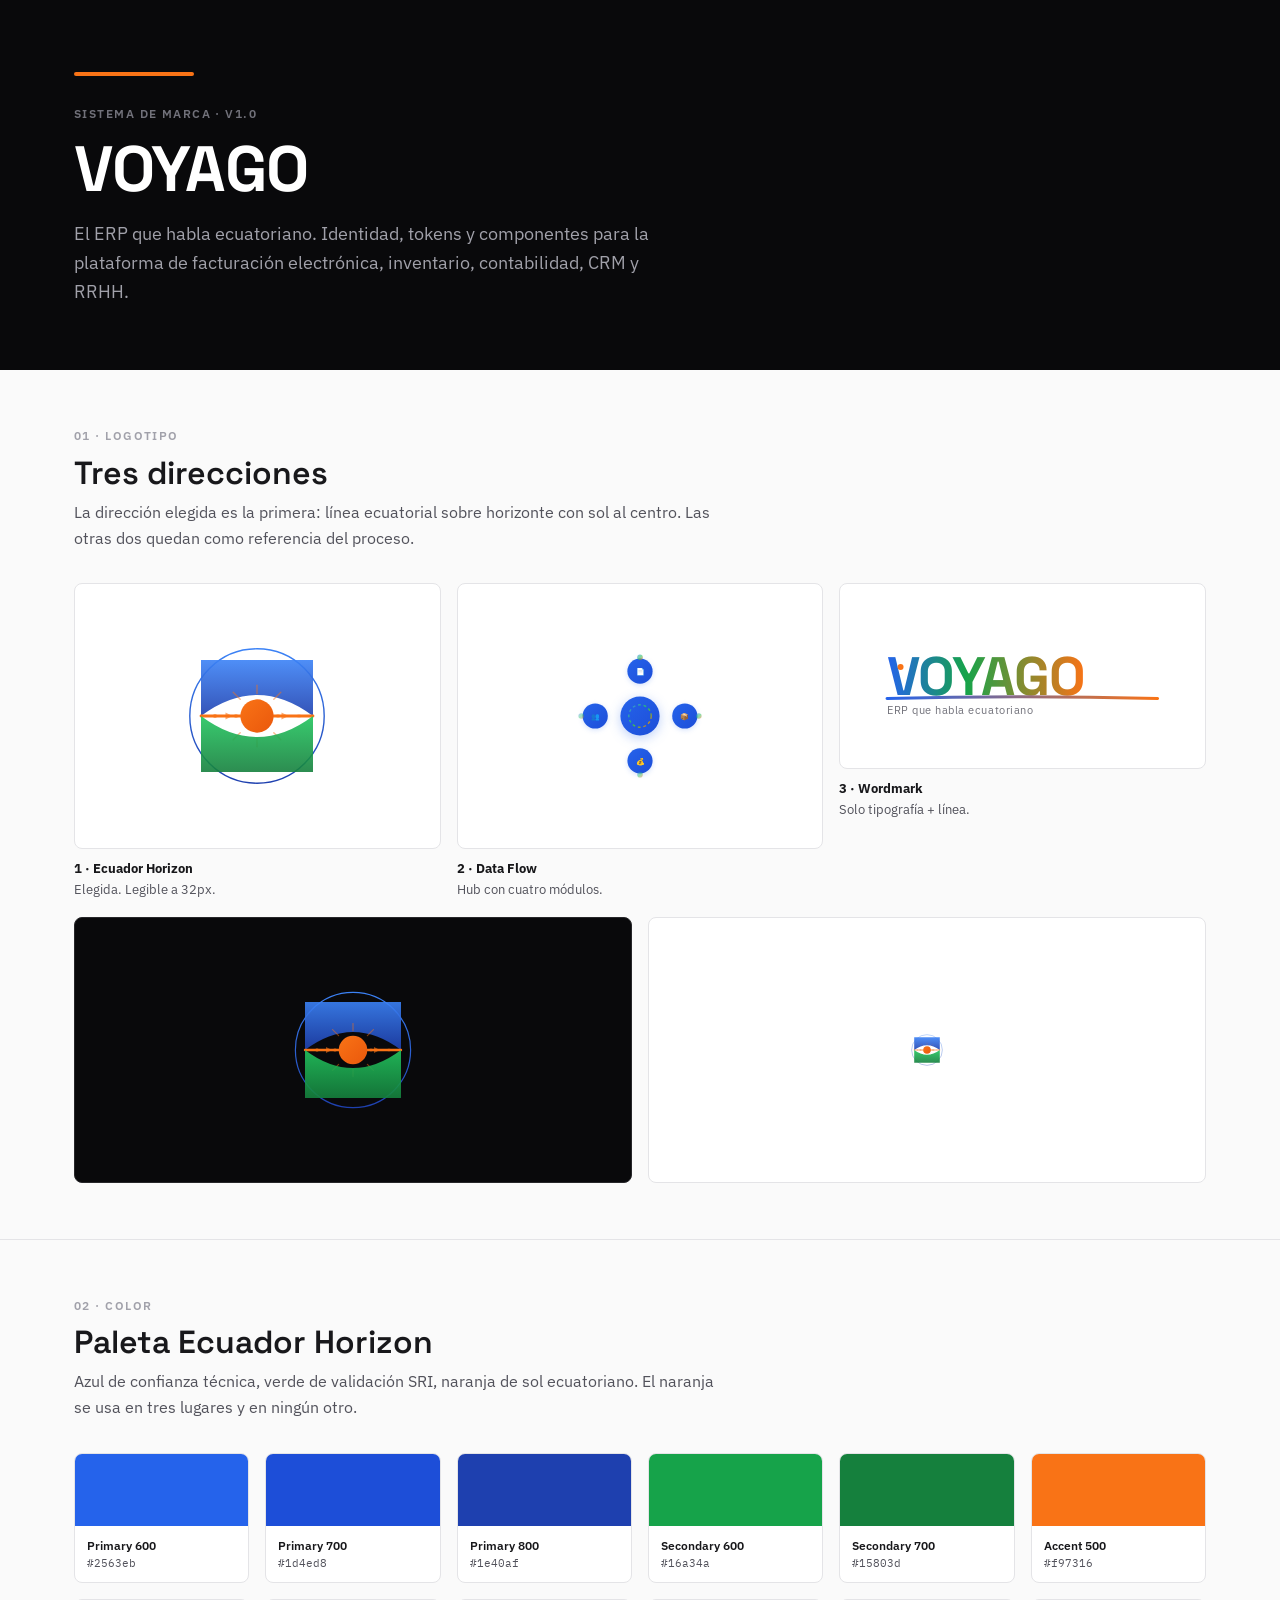
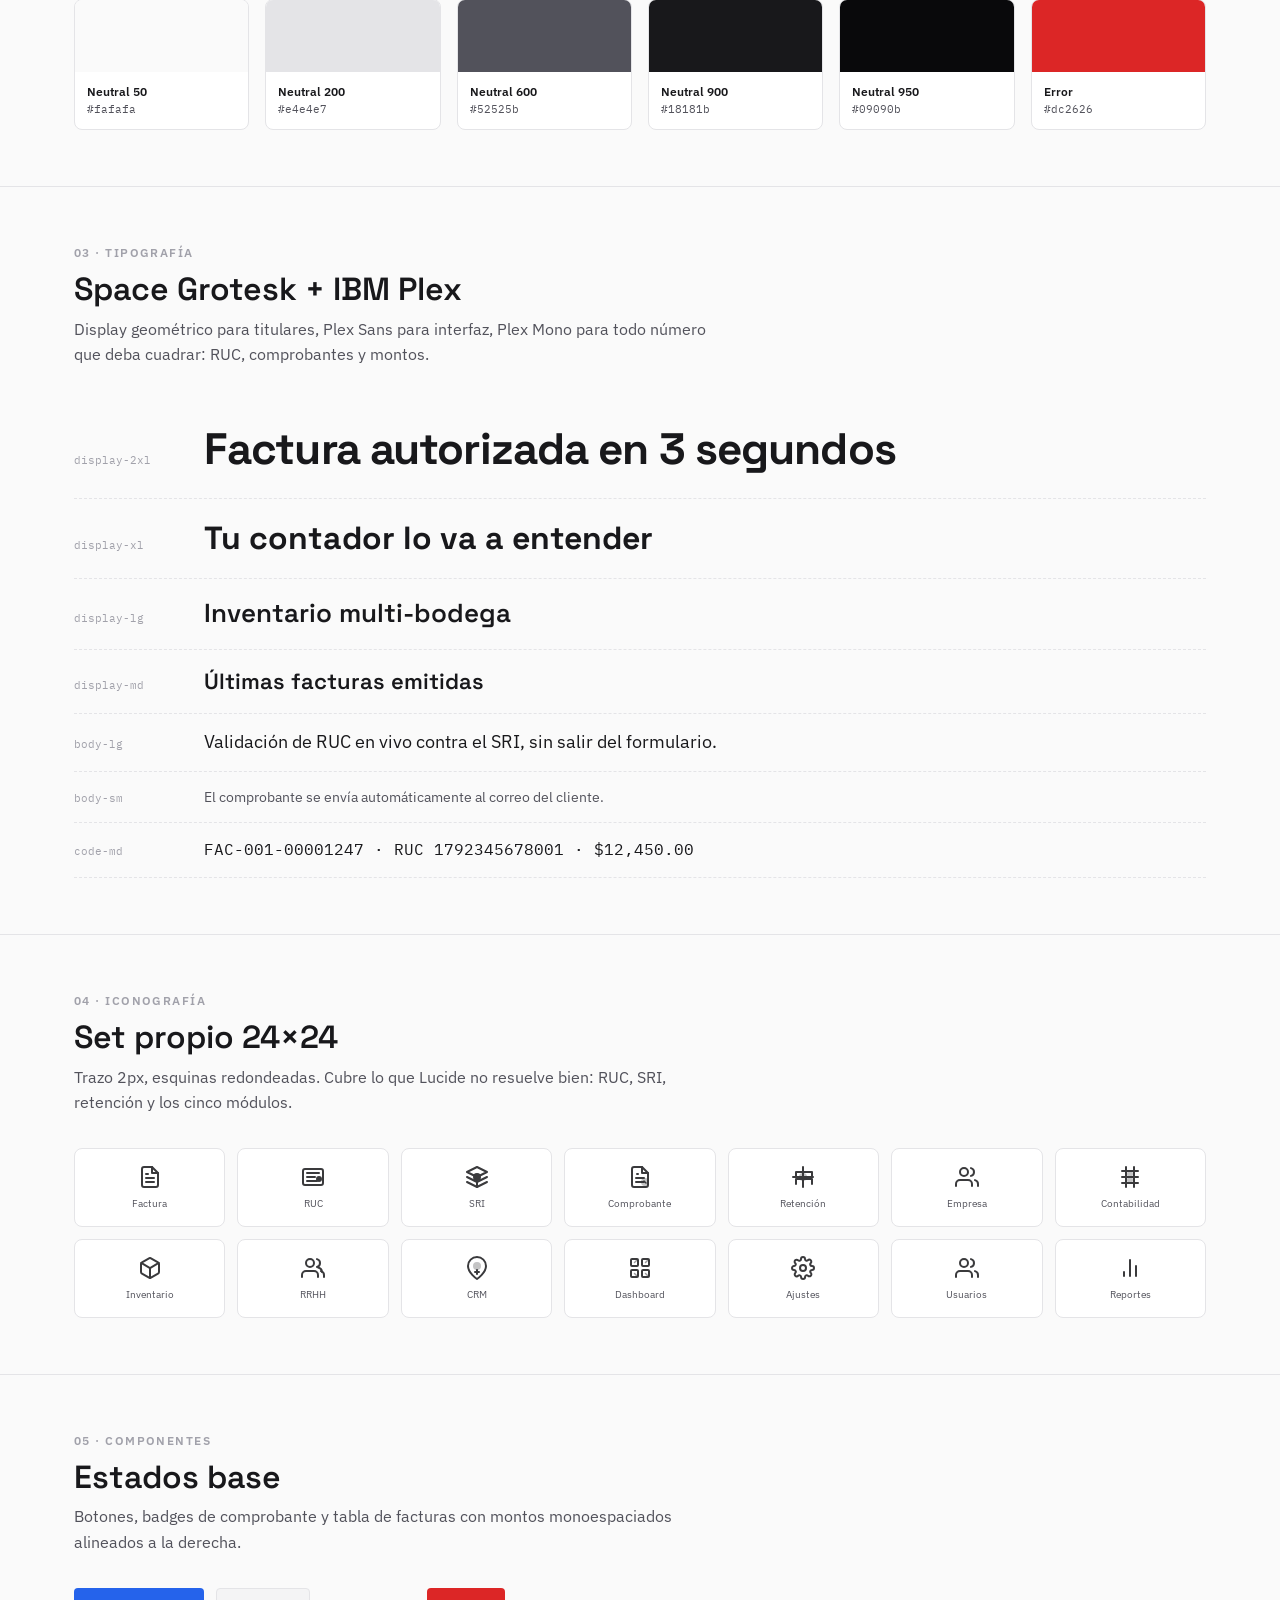
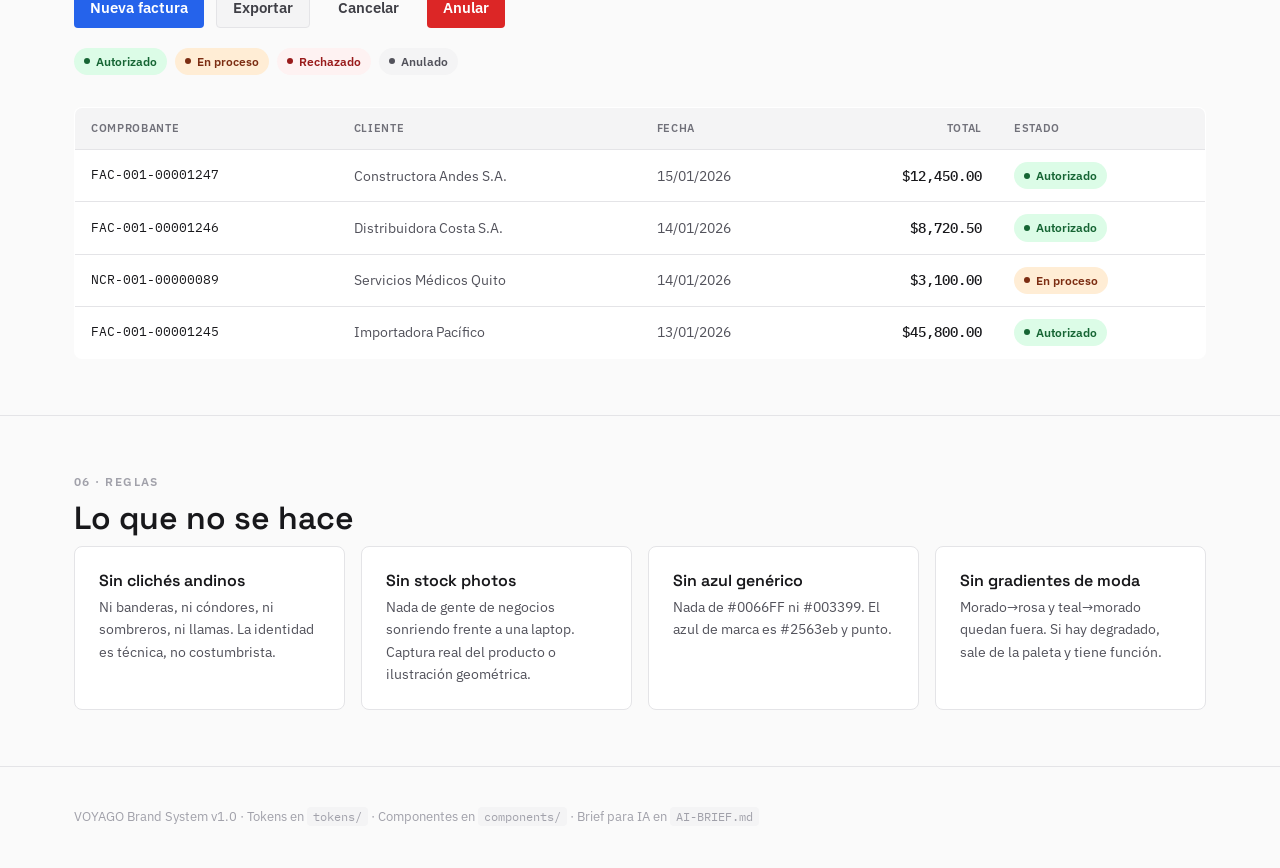
<file: index.html>
<!DOCTYPE html>
<html lang="es-EC">
<head>
<meta charset="UTF-8">
<meta name="viewport" content="width=device-width, initial-scale=1">
<title>VOYAGO — Brand System v1.0</title>
<link rel="preconnect" href="https://fonts.googleapis.com">
<link rel="preconnect" href="https://fonts.gstatic.com" crossorigin>
<link href="https://fonts.googleapis.com/css2?family=Space+Grotesk:wght@300..700&family=IBM+Plex+Sans:wght@300..700&family=IBM+Plex+Mono:wght@300..700&display=swap" rel="stylesheet">
<style>
  :root{
    --primary-600:#2563eb; --primary-700:#1d4ed8; --primary-800:#1e40af;
    --secondary-600:#16a34a; --accent-500:#f97316;
    --n-0:#fff; --n-50:#fafafa; --n-100:#f4f4f5; --n-200:#e4e4e7;
    --n-400:#a1a1aa; --n-600:#52525b; --n-900:#18181b; --n-950:#09090b;
  }
  *{box-sizing:border-box;margin:0;padding:0}
  body{font-family:'IBM Plex Sans',system-ui,sans-serif;background:var(--n-50);color:var(--n-900);line-height:1.6;-webkit-font-smoothing:antialiased}
  h1,h2,h3,h4{font-family:'Space Grotesk',system-ui,sans-serif;text-wrap:balance;line-height:1.2}
  .wrap{max-width:1180px;margin:0 auto;padding:0 24px}
  section{padding:56px 0;border-bottom:1px solid var(--n-200)}
  .kicker{font-size:12px;letter-spacing:.12em;text-transform:uppercase;color:var(--n-400);font-weight:600;margin-bottom:8px}
  h2{font-size:clamp(24px,3vw,32px);font-weight:600;margin-bottom:8px}
  .lead{color:var(--n-600);max-width:64ch;margin-bottom:32px}
  .mono{font-family:'IBM Plex Mono',monospace;font-variant-numeric:tabular-nums}

  /* hero */
  header{background:var(--n-950);color:#fff;padding:72px 0 64px}
  header .kicker{color:#71717a}
  header h1{font-size:clamp(36px,6vw,64px);font-weight:700;letter-spacing:-.02em;margin-bottom:12px}
  header p{color:#a1a1aa;font-size:18px;max-width:56ch}
  .eqline{height:4px;width:120px;background:var(--accent-500);border-radius:99px;margin-bottom:28px}

  /* grid helpers */
  .g{display:grid;gap:16px}
  .g2{grid-template-columns:repeat(auto-fit,minmax(260px,1fr))}
  .g3{grid-template-columns:repeat(auto-fit,minmax(180px,1fr))}
  .g6{grid-template-columns:repeat(6,minmax(0,1fr))}
  @media(max-width:720px){.g6{grid-template-columns:repeat(3,minmax(0,1fr))}}
  .card{background:#fff;border:1px solid var(--n-200);border-radius:8px;padding:24px}
  .card h4{font-size:16px;font-weight:600;margin-bottom:6px}
  .card p{font-size:14px;color:var(--n-600)}

  /* logos */
  .logo-box{display:flex;align-items:center;justify-content:center;background:#fff;border:1px solid var(--n-200);border-radius:8px;padding:32px;min-height:180px}
  .logo-box.dark{background:var(--n-950);border-color:#27272a}

  /* swatches */
  .sw{border-radius:8px;overflow:hidden;border:1px solid var(--n-200);background:#fff}
  .sw .chip{height:72px}
  .sw .meta{padding:10px 12px}
  .sw .name{font-size:12px;font-weight:600}
  .sw .hex{font-family:'IBM Plex Mono',monospace;font-size:11px;color:var(--n-600)}

  /* type */
  .typerow{display:flex;align-items:baseline;gap:20px;padding:14px 0;border-bottom:1px dashed var(--n-200)}
  .typerow .tag{font-family:'IBM Plex Mono',monospace;font-size:11px;color:var(--n-400);width:110px;flex-shrink:0}
  .d2xl{font-size:clamp(28px,4vw,44px);font-weight:700;letter-spacing:-.02em;font-family:'Space Grotesk'}
  .dxl{font-size:32px;font-weight:700;font-family:'Space Grotesk'}
  .dlg{font-size:26px;font-weight:600;font-family:'Space Grotesk'}
  .dmd{font-size:22px;font-weight:600;font-family:'Space Grotesk'}
  .blg{font-size:18px}
  .bsm{font-size:14px;color:var(--n-600)}

  /* icons */
  .icongrid{display:grid;grid-template-columns:repeat(7,minmax(0,1fr));gap:12px}
  @media(max-width:720px){.icongrid{grid-template-columns:repeat(4,minmax(0,1fr))}}
  .icon-cell{background:#fff;border:1px solid var(--n-200);border-radius:8px;padding:16px 8px;display:flex;flex-direction:column;align-items:center;gap:8px}
  .icon-cell svg{width:24px;height:24px;opacity:.85}
  .icon-cell span{font-size:10px;color:var(--n-600);text-align:center;line-height:1.3}

  /* buttons */
  .btnrow{display:flex;flex-wrap:wrap;gap:12px;align-items:center}
  .btn{display:inline-flex;align-items:center;justify-content:center;height:40px;padding:0 16px;border-radius:4px;font-size:15px;font-weight:600;border:none;cursor:pointer;font-family:'IBM Plex Sans'}
  .b-primary{background:var(--primary-600);color:#fff}
  .b-secondary{background:var(--n-100);color:#3f3f46;border:1px solid var(--n-200)}
  .b-ghost{background:transparent;color:#3f3f46}
  .b-danger{background:#dc2626;color:#fff}

  /* badges */
  .badges{display:flex;flex-wrap:wrap;gap:8px}
  .badge{display:inline-flex;align-items:center;gap:6px;padding:4px 10px;border-radius:999px;font-size:12px;font-weight:600}
  .badge i{width:6px;height:6px;border-radius:99px;display:block;background:currentColor}
  .bd-ok{background:#dcfce7;color:#166534}
  .bd-warn{background:#ffedd5;color:#7c2d12}
  .bd-err{background:#fef2f2;color:#991b1b}
  .bd-neutral{background:var(--n-100);color:var(--n-600)}

  /* table demo */
  table{width:100%;border-collapse:collapse;background:#fff;border:1px solid var(--n-200);border-radius:8px;overflow:hidden}
  th{background:var(--n-100);font-size:11px;text-transform:uppercase;letter-spacing:.06em;color:#71717a;text-align:left;padding:12px 16px;font-weight:600}
  td{padding:12px 16px;font-size:14px;border-top:1px solid var(--n-200);color:var(--n-600)}
  td.num{text-align:right;font-family:'IBM Plex Mono',monospace;color:var(--n-900);font-weight:500}
  td.id{font-family:'IBM Plex Mono',monospace;color:var(--n-900);font-size:13px}

  footer{padding:40px 0;color:var(--n-400);font-size:13px}
  code{background:var(--n-100);padding:2px 6px;border-radius:4px;font-family:'IBM Plex Mono',monospace;font-size:12px}
</style>
</head>
<body>

<header>
  <div class="wrap">
    <div class="eqline"></div>
    <div class="kicker">Sistema de marca · v1.0</div>
    <h1>VOYAGO</h1>
    <p>El ERP que habla ecuatoriano. Identidad, tokens y componentes para la plataforma de facturación electrónica, inventario, contabilidad, CRM y RRHH.</p>
  </div>
</header>

<section>
  <div class="wrap">
    <div class="kicker">01 · Logotipo</div>
    <h2>Tres direcciones</h2>
    <p class="lead">La dirección elegida es la primera: línea ecuatorial sobre horizonte con sol al centro. Las otras dos quedan como referencia del proceso.</p>
    <div class="g g3">
      <div>
        <div class="logo-box"><svg  alt="Concepto 1: Ecuador Horizon" style="width:140px" data-src="logo/logo-concept-1-equator.svg" xmlns="http://www.w3.org/2000/svg" viewBox="0 0 200 200" width="200" height="200">
  <!-- VOYAGO Logo Concept 1: "Ecuador Horizon" -->
  <!-- Geometric representation of the equatorial line crossing a horizon -->
  <!-- Primary color: #2563eb (primary-600) -->
  <!-- Secondary: #16a34a (secondary-600) -->
  <!-- Accent: #f97316 (accent-500) -->

  <defs>
    <linearGradient id="skyGradient" x1="0%" y1="0%" x2="0%" y2="100%">
      <stop offset="0%" stop-color="#3b82f6" stop-opacity="1"/>
      <stop offset="100%" stop-color="#1e40af" stop-opacity="1"/>
    </linearGradient>
    <linearGradient id="earthGradient" x1="0%" y1="0%" x2="0%" y2="100%">
      <stop offset="0%" stop-color="#22c55e" stop-opacity="1"/>
      <stop offset="100%" stop-color="#15803d" stop-opacity="1"/>
    </linearGradient>
    <linearGradient id="sunGradient" x1="0%" y1="0%" x2="100%" y2="100%">
      <stop offset="0%" stop-color="#f97316" stop-opacity="1"/>
      <stop offset="100%" stop-color="#ea580c" stop-opacity="1"/>
    </linearGradient>
  </defs>

  <!-- Background circle (optional, for avatar usage) -->
  <circle cx="100" cy="100" r="96" fill="none" stroke="url(#skyGradient)" stroke-width="2"/>

  <!-- Sky area (upper portion) -->
  <path d="M20 100 Q100 40 180 100 L180 20 L20 20 Z" fill="url(#skyGradient)" opacity="0.9"/>

  <!-- Equatorial line (the core concept) -->
  <line x1="20" y1="100" x2="180" y2="100" stroke="#f97316" stroke-width="4" stroke-linecap="round">
    <animate attributeName="stroke-dashoffset" from="160" to="0" dur="2s" fill="freeze"/>
  </line>

  <!-- Sun on the equator line -->
  <circle cx="100" cy="100" r="24" fill="url(#sunGradient)">
    <animate attributeName="r" from="0" to="24" dur="1.5s" begin="0.5s" fill="freeze"/>
  </circle>

  <!-- Sun rays -->
  <g stroke="#f97316" stroke-width="2" stroke-linecap="round" opacity="0.7">
    <line x1="100" y1="68" x2="100" y2="56"><animate attributeName="opacity" from="0" to="0.7" dur="1s" begin="1s" fill="freeze"/></line>
    <line x1="100" y1="132" x2="100" y2="144"><animate attributeName="opacity" from="0" to="0.7" dur="1s" begin="1s" fill="freeze"/></line>
    <line x1="68" y1="100" x2="56" y2="100"><animate attributeName="opacity" from="0" to="0.7" dur="1s" begin="1s" fill="freeze"/></line>
    <line x1="132" y1="100" x2="144" y2="100"><animate attributeName="opacity" from="0" to="0.7" dur="1s" begin="1s" fill="freeze"/></line>
    <line x1="76" y1="76" x2="66" y2="66"><animate attributeName="opacity" from="0" to="0.7" dur="1s" begin="1s" fill="freeze"/></line>
    <line x1="124" y1="76" x2="134" y2="66"><animate attributeName="opacity" from="0" to="0.7" dur="1s" begin="1s" fill="freeze"/></line>
    <line x1="76" y1="124" x2="66" y2="134"><animate attributeName="opacity" from="0" to="0.7" dur="1s" begin="1s" fill="freeze"/></line>
    <line x1="124" y1="124" x2="134" y2="134"><animate attributeName="opacity" from="0" to="0.7" dur="1s" begin="1s" fill="freeze"/></line>
  </g>

  <!-- Earth/Mountain base (lower portion) -->
  <path d="M20 100 Q100 160 180 100 L180 180 L20 180 Z" fill="url(#earthGradient)" opacity="0.9"/>

  <!-- Data points flowing along equator (tech feel) -->
  <g fill="#f97316" opacity="0.8">
    <circle cx="40" cy="100" r="3"><animate attributeName="opacity" from="0" to="0.8" dur="0.5s" begin="1.5s" fill="freeze"/></circle>
    <circle cx="70" cy="100" r="3"><animate attributeName="opacity" from="0" to="0.8" dur="0.5s" begin="1.6s" fill="freeze"/></circle>
    <circle cx="130" cy="100" r="3"><animate attributeName="opacity" from="0" to="0.8" dur="0.5s" begin="1.7s" fill="freeze"/></circle>
    <circle cx="160" cy="100" r="3"><animate attributeName="opacity" from="0" to="0.8" dur="0.5s" begin="1.8s" fill="freeze"/></circle>
  </g>

  <!-- Subtle arrowheads on equator line (direction/flow) -->
  <g fill="#f97316" opacity="0.6">
    <polygon points="55,95 55,105 65,100"><animate attributeName="opacity" from="0" to="0.6" dur="0.5s" begin="2s" fill="freeze"/></polygon>
    <polygon points="135,95 135,105 145,100"><animate attributeName="opacity" from="0" to="0.6" dur="0.5s" begin="2.1s" fill="freeze"/></polygon>
  </g>
</svg></div>
        <p style="font-size:13px;margin-top:10px"><strong>1 · Ecuador Horizon</strong><br><span style="color:var(--n-600)">Elegida. Legible a 32px.</span></p>
      </div>
      <div>
        <div class="logo-box"><svg  alt="Concepto 2: Data Flow" style="width:140px" data-src="logo/logo-concept-2-data-flow.svg" xmlns="http://www.w3.org/2000/svg" viewBox="0 0 200 200" width="200" height="200">
  <!-- VOYAGO Logo Concept 2: "Data Flow" -->
  <!-- Abstract representation of data flowing through a system (ERP) -->
  <!-- Clean, technical, scalable -->

  <defs>
    <linearGradient id="flowGradient" x1="0%" y1="0%" x2="100%" y2="100%">
      <stop offset="0%" stop-color="#3b82f6"/>
      <stop offset="50%" stop-color="#22c55e"/>
      <stop offset="100%" stop-color="#f97316"/>
    </linearGradient>
    <linearGradient id="nodeGradient" x1="0%" y1="0%" x2="100%" y2="100%">
      <stop offset="0%" stop-color="#2563eb"/>
      <stop offset="100%" stop-color="#1d4ed8"/>
    </linearGradient>
  </defs>

  <!-- Central hub (ERP core) -->
  <circle cx="100" cy="100" r="28" fill="url(#nodeGradient)" filter="drop-shadow(0 4px 8px rgba(37,99,235,0.3))"/>

  <!-- Inner pulse -->
  <circle cx="100" cy="100" r="16" fill="none" stroke="url(#flowGradient)" stroke-width="2" stroke-dasharray="4 4">
    <animate attributeName="stroke-dashoffset" from="0" to="16" dur="2s" repeatCount="indefinite"/>
  </circle>

  <!-- Four module nodes (Facturación, Inventario, Contabilidad, RRHH) -->
  <g fill="url(#nodeGradient)" filter="drop-shadow(0 2px 4px rgba(37,99,235,0.2))">
    <!-- Top: Facturación -->
    <circle cx="100" cy="36" r="18">
      <animate attributeName="r" from="0" to="18" dur="0.5s" begin="0.2s" fill="freeze"/>
    </circle>
    <!-- Right: Inventario -->
    <circle cx="164" cy="100" r="18">
      <animate attributeName="r" from="0" to="18" dur="0.5s" begin="0.3s" fill="freeze"/>
    </circle>
    <!-- Bottom: Contabilidad -->
    <circle cx="100" cy="164" r="18">
      <animate attributeName="r" from="0" to="18" dur="0.5s" begin="0.4s" fill="freeze"/>
    </circle>
    <!-- Left: RRHH -->
    <circle cx="36" cy="100" r="18">
      <animate attributeName="r" from="0" to="18" dur="0.5s" begin="0.5s" fill="freeze"/>
    </circle>
  </g>

  <!-- Data flows connecting hub to modules -->
  <g stroke="url(#flowGradient)" stroke-width="4" stroke-linecap="round" fill="none" stroke-dasharray="8 4">
    <path d="M100 64 V 54"><animate attributeName="stroke-dashoffset" from="12" to="0" dur="1s" begin="0.6s" repeatCount="indefinite"/></path>
    <path d="M128 100 H 146"><animate attributeName="stroke-dashoffset" from="12" to="0" dur="1s" begin="0.7s" repeatCount="indefinite"/></path>
    <path d="M100 136 V 146"><animate attributeName="stroke-dashoffset" from="12" to="0" dur="1s" begin="0.8s" repeatCount="indefinite"/></path>
    <path d="M54 100 H 36"><animate attributeName="stroke-dashoffset" from="12" to="0" dur="1s" begin="0.9s" repeatCount="indefinite"/></path>
  </g>

  <!-- Module icons (simplified) -->
  <g fill="white" font-size="10" text-anchor="middle" dominant-baseline="middle" font-family="system-ui, sans-serif" font-weight="bold">
    <text x="100" y="37.5">📄</text>
    <text x="164" y="101.5">📦</text>
    <text x="100" y="165.5">💰</text>
    <text x="36" y="101.5">👥</text>
  </g>

  <!-- Outer orbit particles (data points) -->
  <g fill="url(#flowGradient)">
    <circle cx="100" cy="16" r="4" opacity="0.6"><animate attributeName="opacity" from="0" to="0.6" dur="1s" begin="1s" repeatCount="indefinite"/></circle>
    <circle cx="184" cy="100" r="4" opacity="0.6"><animate attributeName="opacity" from="0" to="0.6" dur="1s" begin="1.1s" repeatCount="indefinite"/></circle>
    <circle cx="100" cy="184" r="4" opacity="0.6"><animate attributeName="opacity" from="0" to="0.6" dur="1s" begin="1.2s" repeatCount="indefinite"/></circle>
    <circle cx="16" cy="100" r="4" opacity="0.6"><animate attributeName="opacity" from="0" to="0.6" dur="1s" begin="1.3s" repeatCount="indefinite"/></circle>
  </g>
</svg></div>
        <p style="font-size:13px;margin-top:10px"><strong>2 · Data Flow</strong><br><span style="color:var(--n-600)">Hub con cuatro módulos.</span></p>
      </div>
      <div>
        <div class="logo-box"><svg  alt="Concepto 3: wordmark" style="width:100%" data-src="logo/logo-concept-3-typographic.svg" xmlns="http://www.w3.org/2000/svg" viewBox="0 0 400 120" width="400" height="120">
  <!-- VOYAGO Logo Concept 3: "Typographic Mark" -->
  <!-- Wordmark-focused, clean, professional, highly legible -->
  <!-- Uses Space Grotesk (display) + custom ligature for 'V' + 'O' -->

  <defs>
    <linearGradient id="textGradient" x1="0%" y1="0%" x2="100%" y2="0%">
      <stop offset="0%" stop-color="#2563eb"/>
      <stop offset="40%" stop-color="#16a34a"/>
      <stop offset="100%" stop-color="#f97316"/>
    </linearGradient>
    <linearGradient id="accentLine" x1="0%" y1="0%" x2="100%" y2="0%">
      <stop offset="0%" stop-color="#2563eb"/>
      <stop offset="100%" stop-color="#f97316"/>
    </linearGradient>
  </defs>

  <!-- Main wordmark -->
  <text x="20" y="85" font-family="Space Grotesk, system-ui, sans-serif" font-size="72" font-weight="700" fill="url(#textGradient)" letter-spacing="-0.02em">
    VOYAGO
  </text>

  <!-- Accent underline (equator line) -->
  <path d="M20 90 Q200 85 380 90" stroke="url(#accentLine)" stroke-width="4" fill="none" stroke-linecap="round">
    <animate attributeName="stroke-dashoffset" from="360" to="0" dur="1.5s" fill="freeze"/>
  </path>

  <!-- Small dot on the 'V' (location pin / equator marker) -->
  <circle cx="38" cy="48" r="4" fill="#f97316">
    <animate attributeName="r" from="0" to="4" dur="0.3s" begin="1.5s" fill="freeze"/>
  </circle>

  <!-- Tagline (optional) -->
  <text x="20" y="110" font-family="IBM Plex Sans, system-ui, sans-serif" font-size="14" font-weight="400" fill="#71717a" letter-spacing="0.05em" text-transform="uppercase">
    ERP que habla ecuatoriano
  </text>
</svg></div>
        <p style="font-size:13px;margin-top:10px"><strong>3 · Wordmark</strong><br><span style="color:var(--n-600)">Solo tipografía + línea.</span></p>
      </div>
    </div>
    <div class="g g2" style="margin-top:16px">
      <div class="logo-box dark"><svg  alt="Logo sobre fondo oscuro" style="width:120px" data-src="logo/logo-concept-1-equator.svg" xmlns="http://www.w3.org/2000/svg" viewBox="0 0 200 200" width="200" height="200">
  <!-- VOYAGO Logo Concept 1: "Ecuador Horizon" -->
  <!-- Geometric representation of the equatorial line crossing a horizon -->
  <!-- Primary color: #2563eb (primary-600) -->
  <!-- Secondary: #16a34a (secondary-600) -->
  <!-- Accent: #f97316 (accent-500) -->

  <defs>
    <linearGradient id="skyGradient" x1="0%" y1="0%" x2="0%" y2="100%">
      <stop offset="0%" stop-color="#3b82f6" stop-opacity="1"/>
      <stop offset="100%" stop-color="#1e40af" stop-opacity="1"/>
    </linearGradient>
    <linearGradient id="earthGradient" x1="0%" y1="0%" x2="0%" y2="100%">
      <stop offset="0%" stop-color="#22c55e" stop-opacity="1"/>
      <stop offset="100%" stop-color="#15803d" stop-opacity="1"/>
    </linearGradient>
    <linearGradient id="sunGradient" x1="0%" y1="0%" x2="100%" y2="100%">
      <stop offset="0%" stop-color="#f97316" stop-opacity="1"/>
      <stop offset="100%" stop-color="#ea580c" stop-opacity="1"/>
    </linearGradient>
  </defs>

  <!-- Background circle (optional, for avatar usage) -->
  <circle cx="100" cy="100" r="96" fill="none" stroke="url(#skyGradient)" stroke-width="2"/>

  <!-- Sky area (upper portion) -->
  <path d="M20 100 Q100 40 180 100 L180 20 L20 20 Z" fill="url(#skyGradient)" opacity="0.9"/>

  <!-- Equatorial line (the core concept) -->
  <line x1="20" y1="100" x2="180" y2="100" stroke="#f97316" stroke-width="4" stroke-linecap="round">
    <animate attributeName="stroke-dashoffset" from="160" to="0" dur="2s" fill="freeze"/>
  </line>

  <!-- Sun on the equator line -->
  <circle cx="100" cy="100" r="24" fill="url(#sunGradient)">
    <animate attributeName="r" from="0" to="24" dur="1.5s" begin="0.5s" fill="freeze"/>
  </circle>

  <!-- Sun rays -->
  <g stroke="#f97316" stroke-width="2" stroke-linecap="round" opacity="0.7">
    <line x1="100" y1="68" x2="100" y2="56"><animate attributeName="opacity" from="0" to="0.7" dur="1s" begin="1s" fill="freeze"/></line>
    <line x1="100" y1="132" x2="100" y2="144"><animate attributeName="opacity" from="0" to="0.7" dur="1s" begin="1s" fill="freeze"/></line>
    <line x1="68" y1="100" x2="56" y2="100"><animate attributeName="opacity" from="0" to="0.7" dur="1s" begin="1s" fill="freeze"/></line>
    <line x1="132" y1="100" x2="144" y2="100"><animate attributeName="opacity" from="0" to="0.7" dur="1s" begin="1s" fill="freeze"/></line>
    <line x1="76" y1="76" x2="66" y2="66"><animate attributeName="opacity" from="0" to="0.7" dur="1s" begin="1s" fill="freeze"/></line>
    <line x1="124" y1="76" x2="134" y2="66"><animate attributeName="opacity" from="0" to="0.7" dur="1s" begin="1s" fill="freeze"/></line>
    <line x1="76" y1="124" x2="66" y2="134"><animate attributeName="opacity" from="0" to="0.7" dur="1s" begin="1s" fill="freeze"/></line>
    <line x1="124" y1="124" x2="134" y2="134"><animate attributeName="opacity" from="0" to="0.7" dur="1s" begin="1s" fill="freeze"/></line>
  </g>

  <!-- Earth/Mountain base (lower portion) -->
  <path d="M20 100 Q100 160 180 100 L180 180 L20 180 Z" fill="url(#earthGradient)" opacity="0.9"/>

  <!-- Data points flowing along equator (tech feel) -->
  <g fill="#f97316" opacity="0.8">
    <circle cx="40" cy="100" r="3"><animate attributeName="opacity" from="0" to="0.8" dur="0.5s" begin="1.5s" fill="freeze"/></circle>
    <circle cx="70" cy="100" r="3"><animate attributeName="opacity" from="0" to="0.8" dur="0.5s" begin="1.6s" fill="freeze"/></circle>
    <circle cx="130" cy="100" r="3"><animate attributeName="opacity" from="0" to="0.8" dur="0.5s" begin="1.7s" fill="freeze"/></circle>
    <circle cx="160" cy="100" r="3"><animate attributeName="opacity" from="0" to="0.8" dur="0.5s" begin="1.8s" fill="freeze"/></circle>
  </g>

  <!-- Subtle arrowheads on equator line (direction/flow) -->
  <g fill="#f97316" opacity="0.6">
    <polygon points="55,95 55,105 65,100"><animate attributeName="opacity" from="0" to="0.6" dur="0.5s" begin="2s" fill="freeze"/></polygon>
    <polygon points="135,95 135,105 145,100"><animate attributeName="opacity" from="0" to="0.6" dur="0.5s" begin="2.1s" fill="freeze"/></polygon>
  </g>
</svg></div>
      <div class="logo-box"><svg  alt="Logo tamaño favicon" style="width:32px" data-src="logo/logo-concept-1-equator.svg" xmlns="http://www.w3.org/2000/svg" viewBox="0 0 200 200" width="200" height="200">
  <!-- VOYAGO Logo Concept 1: "Ecuador Horizon" -->
  <!-- Geometric representation of the equatorial line crossing a horizon -->
  <!-- Primary color: #2563eb (primary-600) -->
  <!-- Secondary: #16a34a (secondary-600) -->
  <!-- Accent: #f97316 (accent-500) -->

  <defs>
    <linearGradient id="skyGradient" x1="0%" y1="0%" x2="0%" y2="100%">
      <stop offset="0%" stop-color="#3b82f6" stop-opacity="1"/>
      <stop offset="100%" stop-color="#1e40af" stop-opacity="1"/>
    </linearGradient>
    <linearGradient id="earthGradient" x1="0%" y1="0%" x2="0%" y2="100%">
      <stop offset="0%" stop-color="#22c55e" stop-opacity="1"/>
      <stop offset="100%" stop-color="#15803d" stop-opacity="1"/>
    </linearGradient>
    <linearGradient id="sunGradient" x1="0%" y1="0%" x2="100%" y2="100%">
      <stop offset="0%" stop-color="#f97316" stop-opacity="1"/>
      <stop offset="100%" stop-color="#ea580c" stop-opacity="1"/>
    </linearGradient>
  </defs>

  <!-- Background circle (optional, for avatar usage) -->
  <circle cx="100" cy="100" r="96" fill="none" stroke="url(#skyGradient)" stroke-width="2"/>

  <!-- Sky area (upper portion) -->
  <path d="M20 100 Q100 40 180 100 L180 20 L20 20 Z" fill="url(#skyGradient)" opacity="0.9"/>

  <!-- Equatorial line (the core concept) -->
  <line x1="20" y1="100" x2="180" y2="100" stroke="#f97316" stroke-width="4" stroke-linecap="round">
    <animate attributeName="stroke-dashoffset" from="160" to="0" dur="2s" fill="freeze"/>
  </line>

  <!-- Sun on the equator line -->
  <circle cx="100" cy="100" r="24" fill="url(#sunGradient)">
    <animate attributeName="r" from="0" to="24" dur="1.5s" begin="0.5s" fill="freeze"/>
  </circle>

  <!-- Sun rays -->
  <g stroke="#f97316" stroke-width="2" stroke-linecap="round" opacity="0.7">
    <line x1="100" y1="68" x2="100" y2="56"><animate attributeName="opacity" from="0" to="0.7" dur="1s" begin="1s" fill="freeze"/></line>
    <line x1="100" y1="132" x2="100" y2="144"><animate attributeName="opacity" from="0" to="0.7" dur="1s" begin="1s" fill="freeze"/></line>
    <line x1="68" y1="100" x2="56" y2="100"><animate attributeName="opacity" from="0" to="0.7" dur="1s" begin="1s" fill="freeze"/></line>
    <line x1="132" y1="100" x2="144" y2="100"><animate attributeName="opacity" from="0" to="0.7" dur="1s" begin="1s" fill="freeze"/></line>
    <line x1="76" y1="76" x2="66" y2="66"><animate attributeName="opacity" from="0" to="0.7" dur="1s" begin="1s" fill="freeze"/></line>
    <line x1="124" y1="76" x2="134" y2="66"><animate attributeName="opacity" from="0" to="0.7" dur="1s" begin="1s" fill="freeze"/></line>
    <line x1="76" y1="124" x2="66" y2="134"><animate attributeName="opacity" from="0" to="0.7" dur="1s" begin="1s" fill="freeze"/></line>
    <line x1="124" y1="124" x2="134" y2="134"><animate attributeName="opacity" from="0" to="0.7" dur="1s" begin="1s" fill="freeze"/></line>
  </g>

  <!-- Earth/Mountain base (lower portion) -->
  <path d="M20 100 Q100 160 180 100 L180 180 L20 180 Z" fill="url(#earthGradient)" opacity="0.9"/>

  <!-- Data points flowing along equator (tech feel) -->
  <g fill="#f97316" opacity="0.8">
    <circle cx="40" cy="100" r="3"><animate attributeName="opacity" from="0" to="0.8" dur="0.5s" begin="1.5s" fill="freeze"/></circle>
    <circle cx="70" cy="100" r="3"><animate attributeName="opacity" from="0" to="0.8" dur="0.5s" begin="1.6s" fill="freeze"/></circle>
    <circle cx="130" cy="100" r="3"><animate attributeName="opacity" from="0" to="0.8" dur="0.5s" begin="1.7s" fill="freeze"/></circle>
    <circle cx="160" cy="100" r="3"><animate attributeName="opacity" from="0" to="0.8" dur="0.5s" begin="1.8s" fill="freeze"/></circle>
  </g>

  <!-- Subtle arrowheads on equator line (direction/flow) -->
  <g fill="#f97316" opacity="0.6">
    <polygon points="55,95 55,105 65,100"><animate attributeName="opacity" from="0" to="0.6" dur="0.5s" begin="2s" fill="freeze"/></polygon>
    <polygon points="135,95 135,105 145,100"><animate attributeName="opacity" from="0" to="0.6" dur="0.5s" begin="2.1s" fill="freeze"/></polygon>
  </g>
</svg></div>
    </div>
  </div>
</section>

<section>
  <div class="wrap">
    <div class="kicker">02 · Color</div>
    <h2>Paleta Ecuador Horizon</h2>
    <p class="lead">Azul de confianza técnica, verde de validación SRI, naranja de sol ecuatoriano. El naranja se usa en tres lugares y en ningún otro.</p>
    <div class="g g6">
      <div class="sw"><div class="chip" style="background:#2563eb"></div><div class="meta"><div class="name">Primary 600</div><div class="hex">#2563eb</div></div></div>
      <div class="sw"><div class="chip" style="background:#1d4ed8"></div><div class="meta"><div class="name">Primary 700</div><div class="hex">#1d4ed8</div></div></div>
      <div class="sw"><div class="chip" style="background:#1e40af"></div><div class="meta"><div class="name">Primary 800</div><div class="hex">#1e40af</div></div></div>
      <div class="sw"><div class="chip" style="background:#16a34a"></div><div class="meta"><div class="name">Secondary 600</div><div class="hex">#16a34a</div></div></div>
      <div class="sw"><div class="chip" style="background:#15803d"></div><div class="meta"><div class="name">Secondary 700</div><div class="hex">#15803d</div></div></div>
      <div class="sw"><div class="chip" style="background:#f97316"></div><div class="meta"><div class="name">Accent 500</div><div class="hex">#f97316</div></div></div>
      <div class="sw"><div class="chip" style="background:#fafafa"></div><div class="meta"><div class="name">Neutral 50</div><div class="hex">#fafafa</div></div></div>
      <div class="sw"><div class="chip" style="background:#e4e4e7"></div><div class="meta"><div class="name">Neutral 200</div><div class="hex">#e4e4e7</div></div></div>
      <div class="sw"><div class="chip" style="background:#52525b"></div><div class="meta"><div class="name">Neutral 600</div><div class="hex">#52525b</div></div></div>
      <div class="sw"><div class="chip" style="background:#18181b"></div><div class="meta"><div class="name">Neutral 900</div><div class="hex">#18181b</div></div></div>
      <div class="sw"><div class="chip" style="background:#09090b"></div><div class="meta"><div class="name">Neutral 950</div><div class="hex">#09090b</div></div></div>
      <div class="sw"><div class="chip" style="background:#dc2626"></div><div class="meta"><div class="name">Error</div><div class="hex">#dc2626</div></div></div>
    </div>
  </div>
</section>

<section>
  <div class="wrap">
    <div class="kicker">03 · Tipografía</div>
    <h2>Space Grotesk + IBM Plex</h2>
    <p class="lead">Display geométrico para titulares, Plex Sans para interfaz, Plex Mono para todo número que deba cuadrar: RUC, comprobantes y montos.</p>
    <div class="typerow"><span class="tag">display-2xl</span><span class="d2xl">Factura autorizada en 3 segundos</span></div>
    <div class="typerow"><span class="tag">display-xl</span><span class="dxl">Tu contador lo va a entender</span></div>
    <div class="typerow"><span class="tag">display-lg</span><span class="dlg">Inventario multi-bodega</span></div>
    <div class="typerow"><span class="tag">display-md</span><span class="dmd">Últimas facturas emitidas</span></div>
    <div class="typerow"><span class="tag">body-lg</span><span class="blg">Validación de RUC en vivo contra el SRI, sin salir del formulario.</span></div>
    <div class="typerow"><span class="tag">body-sm</span><span class="bsm">El comprobante se envía automáticamente al correo del cliente.</span></div>
    <div class="typerow"><span class="tag">code-md</span><span class="mono">FAC-001-00001247 · RUC 1792345678001 · $12,450.00</span></div>
  </div>
</section>

<section>
  <div class="wrap">
    <div class="kicker">04 · Iconografía</div>
    <h2>Set propio 24×24</h2>
    <p class="lead">Trazo 2px, esquinas redondeadas. Cubre lo que Lucide no resuelve bien: RUC, SRI, retención y los cinco módulos.</p>
    <div class="icongrid">
      <div class="icon-cell"><svg width="24" height="24"  alt="" data-src="icons/invoice.svg" xmlns="http://www.w3.org/2000/svg" viewBox="0 0 24 24" width="24" height="24" fill="none" stroke="currentColor" stroke-width="2" stroke-linecap="round" stroke-linejoin="round">
  <!-- Factura / Comprobante -->
  <path d="M14 2H6a2 2 0 0 0-2 2v16a2 2 0 0 0 2 2h12a2 2 0 0 0 2-2V8z"/>
  <polyline points="14 2 14 8 20 8"/>
  <line x1="16" y1="13" x2="8" y2="13"/>
  <line x1="16" y1="17" x2="8" y2="17"/>
  <polyline points="10 9 9 9 8 9"/>
</svg><span>Factura</span></div>
      <div class="icon-cell"><svg width="24" height="24"  alt="" data-src="icons/ruc.svg" xmlns="http://www.w3.org/2000/svg" viewBox="0 0 24 24" width="24" height="24" fill="none" stroke="currentColor" stroke-width="2" stroke-linecap="round" stroke-linejoin="round">
  <!-- RUC / Identificación tributaria -->
  <rect x="2" y="4" width="20" height="16" rx="2"/>
  <line x1="6" y1="8" x2="18" y2="8"/>
  <line x1="6" y1="12" x2="14" y2="12"/>
  <line x1="6" y1="16" x2="16" y2="16"/>
  <circle cx="18" cy="14" r="2" fill="currentColor"/>
</svg><span>RUC</span></div>
      <div class="icon-cell"><svg width="24" height="24"  alt="" data-src="icons/sri.svg" xmlns="http://www.w3.org/2000/svg" viewBox="0 0 24 24" width="24" height="24" fill="none" stroke="currentColor" stroke-width="2" stroke-linecap="round" stroke-linejoin="round">
  <!-- SRI / Servicio de Rentas Internas -->
  <path d="M12 2L2 7l10 5 10-5-10-5z"/>
  <path d="M2 17l10 5 10-5"/>
  <path d="M2 12l10 5 10-5"/>
  <line x1="12" y1="22" x2="12" y2="12"/>
  <circle cx="12" cy="12" r="3" fill="currentColor"/>
</svg><span>SRI</span></div>
      <div class="icon-cell"><svg width="24" height="24"  alt="" data-src="icons/comprobante.svg" xmlns="http://www.w3.org/2000/svg" viewBox="0 0 24 24" width="24" height="24" fill="none" stroke="currentColor" stroke-width="2" stroke-linecap="round" stroke-linejoin="round">
  <!-- Comprobante electrónico -->
  <path d="M14 2H6a2 2 0 0 0-2 2v16a2 2 0 0 0 2 2h12a2 2 0 0 0 2-2V8z"/>
  <polyline points="14 2 14 8 20 8"/>
  <path d="M16 13H8"/>
  <path d="M16 17H8"/>
  <path d="M10 9H9"/>
  <circle cx="17" cy="17" r="3" fill="currentColor" opacity="0.3"/>
  <path d="M16 16l2 2" stroke="currentColor" stroke-width="1.5"/>
</svg><span>Comprobante</span></div>
      <div class="icon-cell"><svg width="24" height="24"  alt="" data-src="icons/retencion.svg" xmlns="http://www.w3.org/2000/svg" viewBox="0 0 24 24" width="24" height="24" fill="none" stroke="currentColor" stroke-width="2" stroke-linecap="round" stroke-linejoin="round">
  <!-- Retención / Impuestos -->
  <path d="M21 12V7H5v5"/>
  <path d="M21 19V14H5v5"/>
  <line x1="12" y1="2" x2="12" y2="22"/>
  <line x1="2" y1="12" x2="22" y2="12"/>
  <circle cx="12" cy="12" r="3" fill="currentColor" opacity="0.3"/>
</svg><span>Retención</span></div>
      <div class="icon-cell"><svg width="24" height="24"  alt="" data-src="icons/empresa-usuario.svg" xmlns="http://www.w3.org/2000/svg" viewBox="0 0 24 24" width="24" height="24" fill="none" stroke="currentColor" stroke-width="2" stroke-linecap="round" stroke-linejoin="round">
  <!-- Empresa / Usuario corporativo -->
  <path d="M17 21v-2a4 4 0 0 0-4-4H5a4 4 0 0 0-4 4v2"/>
  <circle cx="9" cy="7" r="4"/>
  <path d="M23 21v-2a4 4 0 0 0-3-3.87"/>
  <path d="M16 3.13a4 4 0 0 1 0 7.75"/>
</svg><span>Empresa</span></div>
      <div class="icon-cell"><svg width="24" height="24"  alt="" data-src="icons/modulo-contabilidad.svg" xmlns="http://www.w3.org/2000/svg" viewBox="0 0 24 24" width="24" height="24" fill="none" stroke="currentColor" stroke-width="2" stroke-linecap="round" stroke-linejoin="round">
  <!-- Contabilidad / Libro mayor -->
  <path d="M4 6h16"/>
  <path d="M4 12h16"/>
  <path d="M4 18h16"/>
  <line x1="8" y1="2" x2="8" y2="22"/>
  <line x1="16" y1="2" x2="16" y2="22"/>
  <circle cx="12" cy="9" r="2" fill="currentColor" opacity="0.3"/>
  <circle cx="12" cy="15" r="2" fill="currentColor" opacity="0.3"/>
</svg><span>Contabilidad</span></div>
      <div class="icon-cell"><svg width="24" height="24"  alt="" data-src="icons/modulo-inventario.svg" xmlns="http://www.w3.org/2000/svg" viewBox="0 0 24 24" width="24" height="24" fill="none" stroke="currentColor" stroke-width="2" stroke-linecap="round" stroke-linejoin="round">
  <!-- Inventario / Cajas -->
  <path d="M21 16V8a2 2 0 0 0-1-1.73l-7-4a2 2 0 0 0-2 0l-7 4A2 2 0 0 0 3 8v8a2 2 0 0 0 1 1.73l7 4a2 2 0 0 0 2 0l7-4A2 2 0 0 0 21 16z"/>
  <polyline points="3.27 6.96 12 12.01 20.73 6.96"/>
  <line x1="12" y1="22.08" x2="12" y2="12"/>
</svg><span>Inventario</span></div>
      <div class="icon-cell"><svg width="24" height="24"  alt="" data-src="icons/modulo-rrhh.svg" xmlns="http://www.w3.org/2000/svg" viewBox="0 0 24 24" width="24" height="24" fill="none" stroke="currentColor" stroke-width="2" stroke-linecap="round" stroke-linejoin="round">
  <!-- RRHH / Personas -->
  <path d="M17 21v-2a4 4 0 0 0-4-4H5a4 4 0 0 0-4 4v2"/>
  <circle cx="9" cy="7" r="4"/>
  <path d="M23 21v-2a4 4 0 0 0-3-3.87"/>
  <path d="M16 3.13a4 4 0 0 1 0 7.75"/>
  <path d="M21 16a5 5 0 0 0-4-4.5"/>
</svg><span>RRHH</span></div>
      <div class="icon-cell"><svg width="24" height="24"  alt="" data-src="icons/modulo-crm.svg" xmlns="http://www.w3.org/2000/svg" viewBox="0 0 24 24" width="24" height="24" fill="none" stroke="currentColor" stroke-width="2" stroke-linecap="round" stroke-linejoin="round">
  <!-- CRM / Clientes / Relaciones -->
  <path d="M21 10c0 7-9 13-9 13s-9-6-9-13a9 9 0 0 1 18 0z"/>
  <circle cx="12" cy="10" r="3" fill="currentColor" opacity="0.3"/>
  <path d="M12 14v4"/>
  <path d="M10 16h4"/>
</svg><span>CRM</span></div>
      <div class="icon-cell"><svg width="24" height="24"  alt="" data-src="icons/dashboard.svg" xmlns="http://www.w3.org/2000/svg" viewBox="0 0 24 24" width="24" height="24" fill="none" stroke="currentColor" stroke-width="2" stroke-linecap="round" stroke-linejoin="round">
  <!-- Dashboard / Panel principal -->
  <rect x="3" y="3" width="7" height="7" rx="1"/>
  <rect x="14" y="3" width="7" height="7" rx="1"/>
  <rect x="3" y="14" width="7" height="7" rx="1"/>
  <rect x="14" y="14" width="7" height="7" rx="1"/>
  <line x1="6.5" y1="6.5" x2="8.5" y2="4.5" stroke="currentColor" stroke-width="1.5" opacity="0.5"/>
  <line x1="17.5" y1="6.5" x2="19.5" y2="4.5" stroke="currentColor" stroke-width="1.5" opacity="0.5"/>
  <line x1="6.5" y1="17.5" x2="8.5" y2="19.5" stroke="currentColor" stroke-width="1.5" opacity="0.5"/>
  <line x1="17.5" y1="17.5" x2="19.5" y2="19.5" stroke="currentColor" stroke-width="1.5" opacity="0.5"/>
</svg><span>Dashboard</span></div>
      <div class="icon-cell"><svg width="24" height="24"  alt="" data-src="icons/settings.svg" xmlns="http://www.w3.org/2000/svg" viewBox="0 0 24 24" width="24" height="24" fill="none" stroke="currentColor" stroke-width="2" stroke-linecap="round" stroke-linejoin="round">
  <!-- Configuración / Ajustes -->
  <circle cx="12" cy="12" r="3"/>
  <path d="M19.4 15a1.65 1.65 0 0 0 .33 1.82l.06.06a2 2 0 0 1 0 2.83 2 2 0 0 1-2.83 0l-.06-.06a1.65 1.65 0 0 0-1.82-.33 1.65 1.65 0 0 0-1 1.51V21a2 2 0 0 1-2 2 2 2 0 0 1-2-2v-.09A1.65 1.65 0 0 0 9 19.4a1.65 1.65 0 0 0-1.82.33l-.06.06a2 2 0 0 1-2.83 0 2 2 0 0 1 0-2.83l.06-.06a1.65 1.65 0 0 0 .33-1.82 1.65 1.65 0 0 0-1.51-1H3a2 2 0 0 1-2-2 2 2 0 0 1 2-2h.09A1.65 1.65 0 0 0 4.6 9a1.65 1.65 0 0 0-.33-1.82l-.06-.06a2 2 0 0 1 0-2.83 2 2 0 0 1 2.83 0l.06.06a1.65 1.65 0 0 0 1.82.33H9a1.65 1.65 0 0 0 1-1.51V3a2 2 0 0 1 2-2 2 2 0 0 1 2 2v.09a1.65 1.65 0 0 0 1 1.51 1.65 1.65 0 0 0 1.82-.33l.06-.06a2 2 0 0 1 2.83 0 2 2 0 0 1 0 2.83l-.06.06a1.65 1.65 0 0 0-.33 1.82V9a1.65 1.65 0 0 0 1.51 1H21a2 2 0 0 1 2 2 2 2 0 0 1-2 2h-.09a1.65 1.65 0 0 0-1.51 1z"/>
</svg><span>Ajustes</span></div>
      <div class="icon-cell"><svg width="24" height="24"  alt="" data-src="icons/users.svg" xmlns="http://www.w3.org/2000/svg" viewBox="0 0 24 24" width="24" height="24" fill="none" stroke="currentColor" stroke-width="2" stroke-linecap="round" stroke-linejoin="round">
  <!-- Usuarios / Equipo -->
  <path d="M17 21v-2a4 4 0 0 0-4-4H5a4 4 0 0 0-4 4v2"/>
  <circle cx="9" cy="7" r="4"/>
  <path d="M23 21v-2a4 4 0 0 0-3-3.87"/>
  <path d="M16 3.13a4 4 0 0 1 0 7.75"/>
</svg><span>Usuarios</span></div>
      <div class="icon-cell"><svg width="24" height="24"  alt="" data-src="icons/chart.svg" xmlns="http://www.w3.org/2000/svg" viewBox="0 0 24 24" width="24" height="24" fill="none" stroke="currentColor" stroke-width="2" stroke-linecap="round" stroke-linejoin="round">
  <!-- Gráficos / Estadísticas -->
  <line x1="18" y1="20" x2="18" y2="10"/>
  <line x1="12" y1="20" x2="12" y2="4"/>
  <line x1="6" y1="20" x2="6" y2="16"/>
</svg><span>Reportes</span></div>
    </div>
  </div>
</section>

<section>
  <div class="wrap">
    <div class="kicker">05 · Componentes</div>
    <h2>Estados base</h2>
    <p class="lead">Botones, badges de comprobante y tabla de facturas con montos monoespaciados alineados a la derecha.</p>

    <div class="btnrow" style="margin-bottom:20px">
      <button class="btn b-primary">Nueva factura</button>
      <button class="btn b-secondary">Exportar</button>
      <button class="btn b-ghost">Cancelar</button>
      <button class="btn b-danger">Anular</button>
    </div>

    <div class="badges" style="margin-bottom:32px">
      <span class="badge bd-ok"><i></i>Autorizado</span>
      <span class="badge bd-warn"><i></i>En proceso</span>
      <span class="badge bd-err"><i></i>Rechazado</span>
      <span class="badge bd-neutral"><i></i>Anulado</span>
    </div>

    <table>
      <thead><tr><th>Comprobante</th><th>Cliente</th><th>Fecha</th><th style="text-align:right">Total</th><th>Estado</th></tr></thead>
      <tbody>
        <tr><td class="id">FAC-001-00001247</td><td>Constructora Andes S.A.</td><td>15/01/2026</td><td class="num">$12,450.00</td><td><span class="badge bd-ok"><i></i>Autorizado</span></td></tr>
        <tr><td class="id">FAC-001-00001246</td><td>Distribuidora Costa S.A.</td><td>14/01/2026</td><td class="num">$8,720.50</td><td><span class="badge bd-ok"><i></i>Autorizado</span></td></tr>
        <tr><td class="id">NCR-001-00000089</td><td>Servicios Médicos Quito</td><td>14/01/2026</td><td class="num">$3,100.00</td><td><span class="badge bd-warn"><i></i>En proceso</span></td></tr>
        <tr><td class="id">FAC-001-00001245</td><td>Importadora Pacífico</td><td>13/01/2026</td><td class="num">$45,800.00</td><td><span class="badge bd-ok"><i></i>Autorizado</span></td></tr>
      </tbody>
    </table>
  </div>
</section>

<section>
  <div class="wrap">
    <div class="kicker">06 · Reglas</div>
    <h2>Lo que no se hace</h2>
    <div class="g g2">
      <div class="card"><h4>Sin clichés andinos</h4><p>Ni banderas, ni cóndores, ni sombreros, ni llamas. La identidad es técnica, no costumbrista.</p></div>
      <div class="card"><h4>Sin stock photos</h4><p>Nada de gente de negocios sonriendo frente a una laptop. Captura real del producto o ilustración geométrica.</p></div>
      <div class="card"><h4>Sin azul genérico</h4><p>Nada de #0066FF ni #003399. El azul de marca es #2563eb y punto.</p></div>
      <div class="card"><h4>Sin gradientes de moda</h4><p>Morado→rosa y teal→morado quedan fuera. Si hay degradado, sale de la paleta y tiene función.</p></div>
    </div>
  </div>
</section>

<footer>
  <div class="wrap">
    VOYAGO Brand System v1.0 · Tokens en <code>tokens/</code> · Componentes en <code>components/</code> · Brief para IA en <code>AI-BRIEF.md</code>
  </div>
</footer>

</body>
</html>
</file>
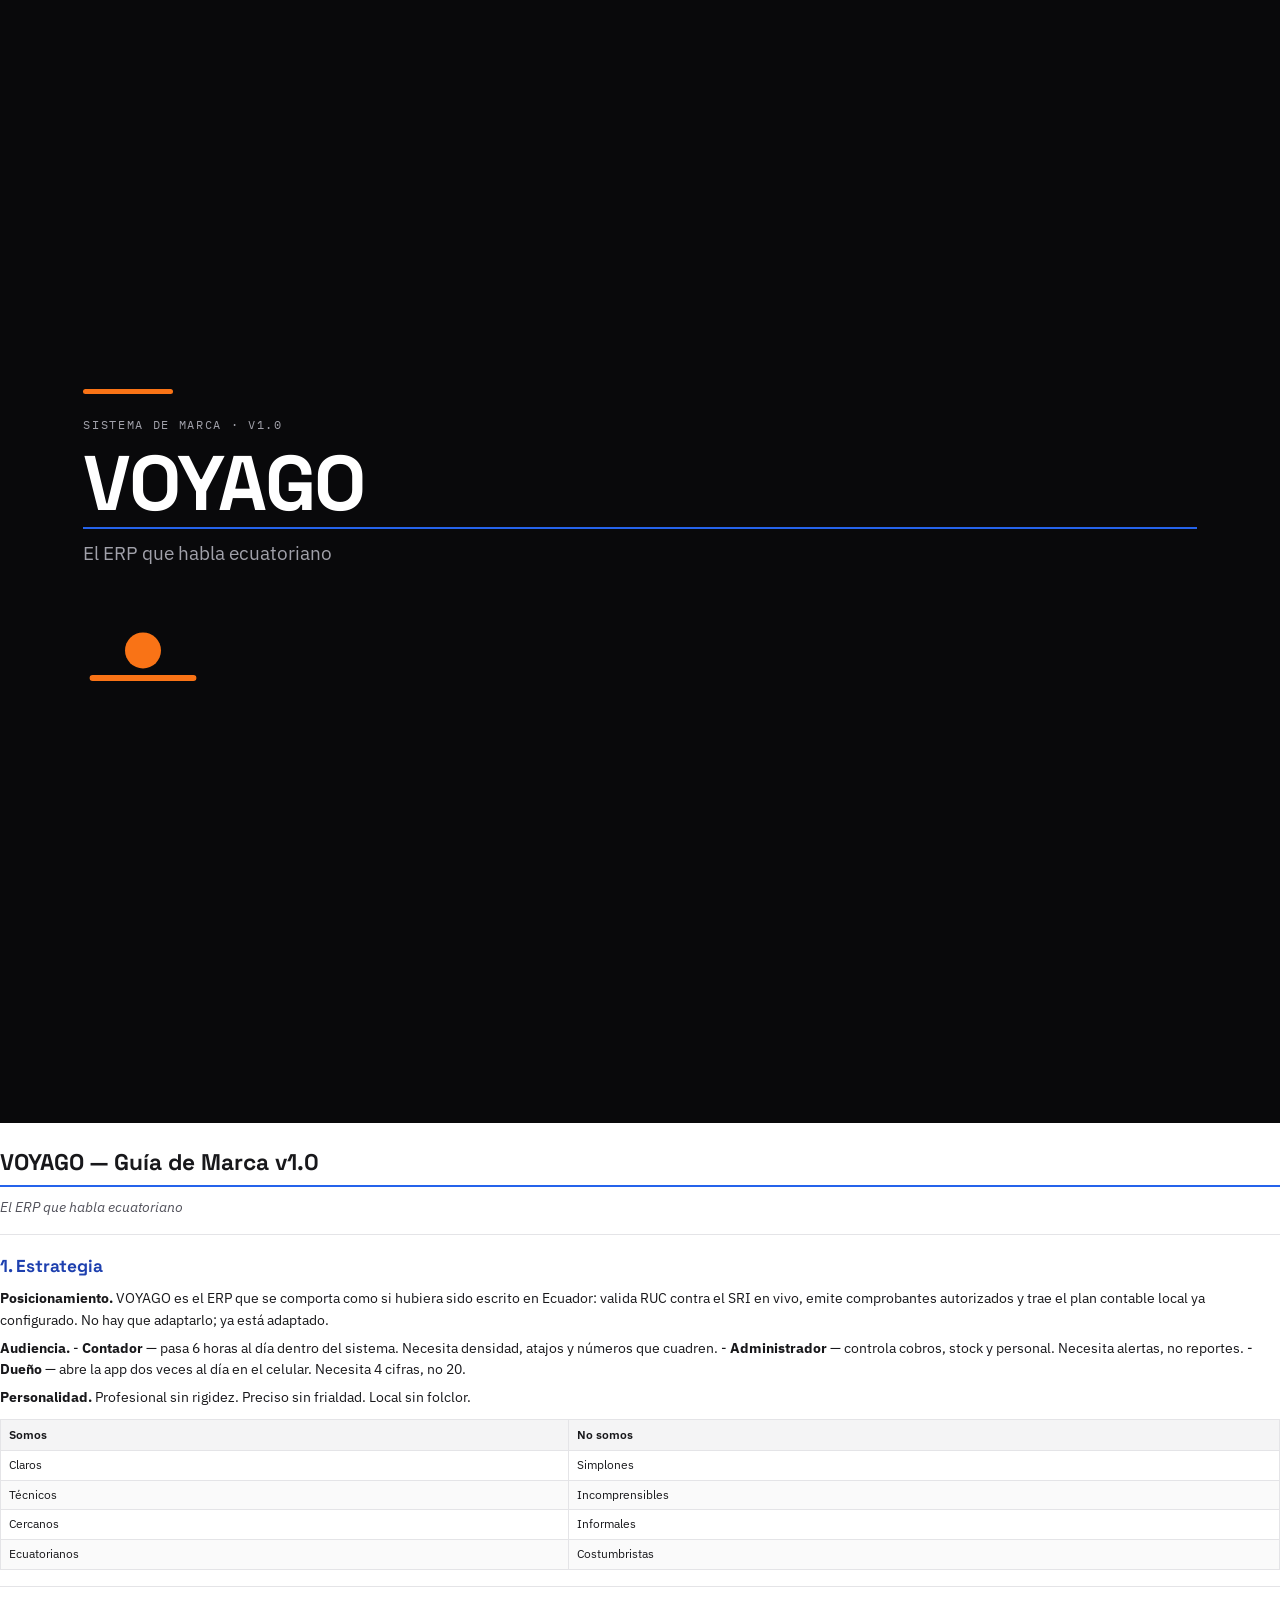
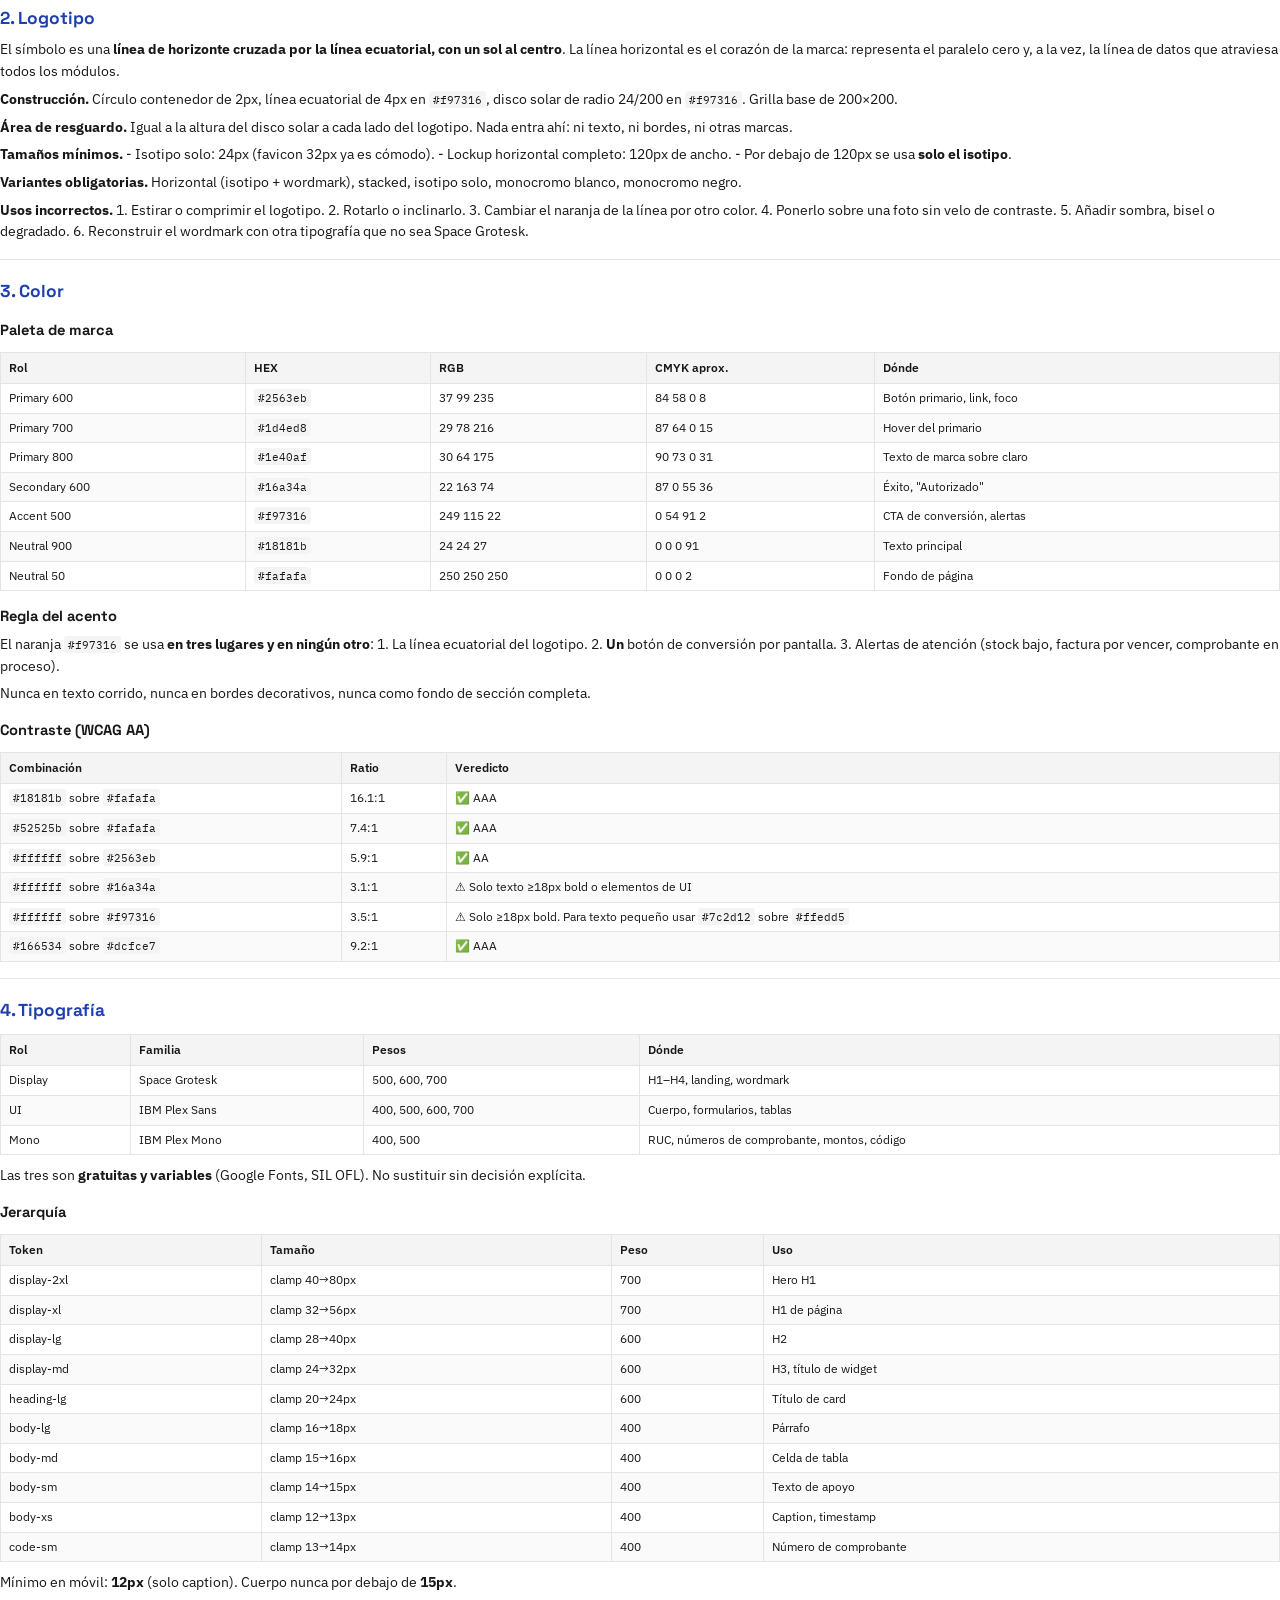
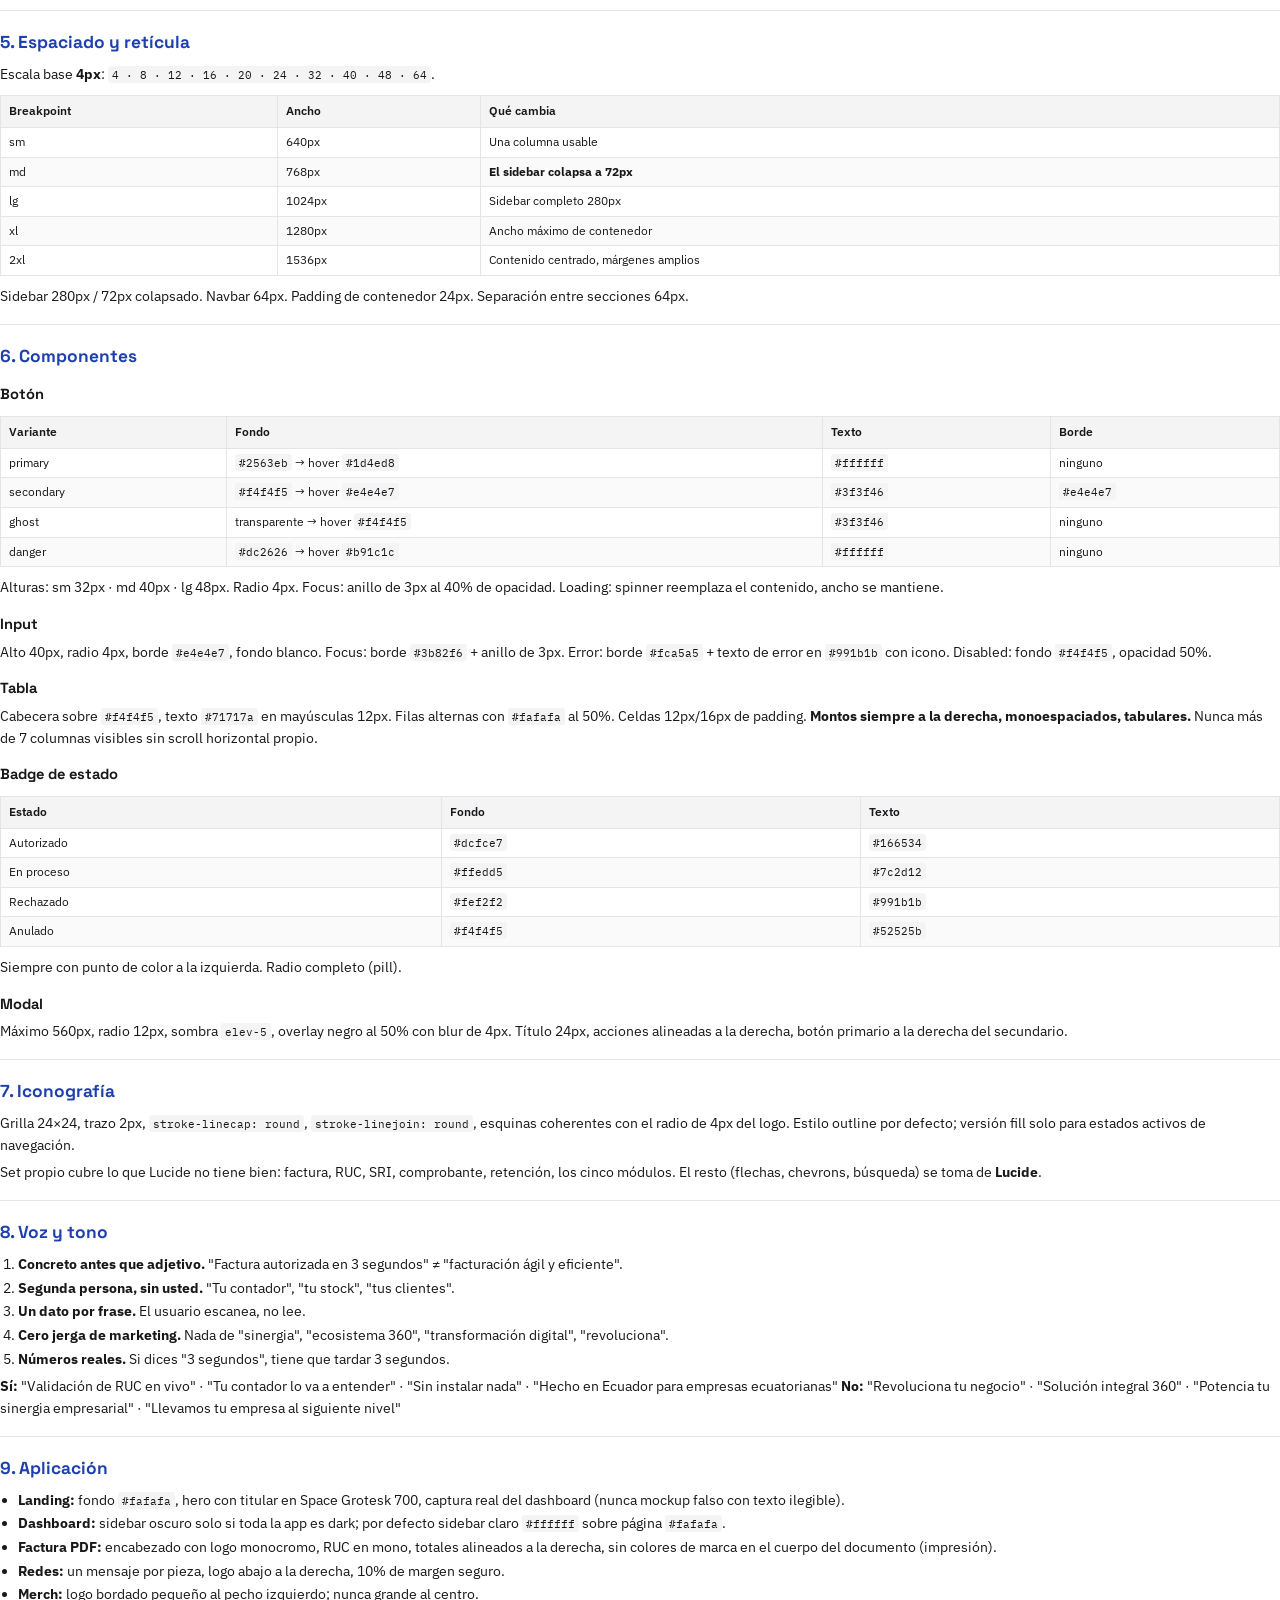
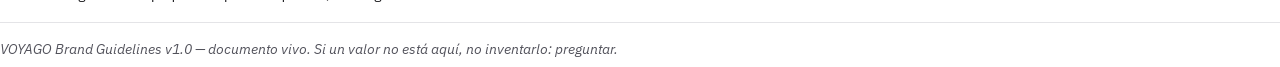
<file: guidelines-print.html>
<!DOCTYPE html><html lang="es-EC"><head><meta charset="utf-8">
<link href="https://fonts.googleapis.com/css2?family=Space+Grotesk:wght@300..700&family=IBM+Plex+Sans:wght@300..700&family=IBM+Plex+Mono:wght@300..700&display=swap" rel="stylesheet">
<style>
@page { size: A4; margin: 18mm 16mm 16mm 16mm; }
@page :first { margin: 0; }
* { box-sizing: border-box; }
body { font-family: 'IBM Plex Sans', system-ui, sans-serif; font-size: 10.5pt; line-height: 1.55; color: #18181b; margin: 0; }
.cover { page-break-after: always; height: 297mm; background: #09090b; color: #fff; padding: 40mm 22mm; display: flex; flex-direction: column; justify-content: center; }
.cover .eq { width: 90px; height: 5px; background: #f97316; border-radius: 99px; margin-bottom: 22px; }
.cover .eyebrow { font-family: 'IBM Plex Mono', monospace; font-size: 9pt; letter-spacing: .14em; text-transform: uppercase; color: #a1a1aa; margin-bottom: 10px; }
.cover h1.brand { font-family: 'Space Grotesk', sans-serif; font-size: 58pt; line-height: 1; margin: 0 0 10px; color: #fff; letter-spacing: -.02em; }
.cover .tag { font-size: 14pt; color: #a1a1aa; margin: 0 0 28px; }
.covermark { margin-top: 10px; }
h1 { font-family: 'Space Grotesk', sans-serif; font-size: 17pt; color: #18181b; border-bottom: 2px solid #2563eb; padding-bottom: 5px; margin: 22px 0 10px; page-break-after: avoid; }
h2 { font-family: 'Space Grotesk', sans-serif; font-size: 13pt; margin: 18px 0 8px; color: #1e40af; page-break-after: avoid; }
h3 { font-family: 'Space Grotesk', sans-serif; font-size: 11pt; margin: 14px 0 6px; page-break-after: avoid; }
p { margin: 6px 0; }
ul, ol { margin: 6px 0 6px 0; padding-left: 18px; }
li { margin: 2px 0; }
table { width: 100%; border-collapse: collapse; margin: 10px 0; font-size: 9pt; page-break-inside: avoid; }
th { background: #f4f4f5; text-align: left; padding: 6px 8px; border: 1px solid #e4e4e7; font-weight: 600; }
td { padding: 5px 8px; border: 1px solid #e4e4e7; vertical-align: top; }
tr:nth-child(even) td { background: #fafafa; }
code { font-family: 'IBM Plex Mono', monospace; font-size: 8.5pt; background: #f4f4f5; padding: 1px 4px; border-radius: 3px; }
pre { background: #f4f4f5; padding: 10px; border-radius: 6px; overflow-x: auto; page-break-inside: avoid; }
pre code { background: none; padding: 0; }
hr { border: none; border-top: 1px solid #e4e4e7; margin: 16px 0; }
blockquote { border-left: 3px solid #2563eb; margin: 8px 0; padding: 2px 0 2px 12px; color: #52525b; }
em { color: #52525b; }
</style></head><body>
<div class="cover">
  <div class="eq"></div>
  <div class="eyebrow">Sistema de marca · v1.0</div>
  <h1 class="brand">VOYAGO</h1>
  <p class="tag">El ERP que habla ecuatoriano</p>
  <div class="covermark">
    <svg viewBox="0 0 200 200" width="120" height="120"><circle cx="100" cy="74" r="30" fill="#f97316"/><line x1="16" y1="120" x2="184" y2="120" stroke="#f97316" stroke-width="10" stroke-linecap="round"/></svg>
  </div>
</div>
<h1>VOYAGO — Guía de Marca v1.0</h1>
<p><em>El ERP que habla ecuatoriano</em></p>
<hr />
<h2>1. Estrategia</h2>
<p><strong>Posicionamiento.</strong> VOYAGO es el ERP que se comporta como si hubiera sido escrito en Ecuador: valida RUC contra el SRI en vivo, emite comprobantes autorizados y trae el plan contable local ya configurado. No hay que adaptarlo; ya está adaptado.</p>
<p><strong>Audiencia.</strong>
- <strong>Contador</strong> — pasa 6 horas al día dentro del sistema. Necesita densidad, atajos y números que cuadren.
- <strong>Administrador</strong> — controla cobros, stock y personal. Necesita alertas, no reportes.
- <strong>Dueño</strong> — abre la app dos veces al día en el celular. Necesita 4 cifras, no 20.</p>
<p><strong>Personalidad.</strong> Profesional sin rigidez. Preciso sin frialdad. Local sin folclor.</p>
<table>
<thead>
<tr>
<th>Somos</th>
<th>No somos</th>
</tr>
</thead>
<tbody>
<tr>
<td>Claros</td>
<td>Simplones</td>
</tr>
<tr>
<td>Técnicos</td>
<td>Incomprensibles</td>
</tr>
<tr>
<td>Cercanos</td>
<td>Informales</td>
</tr>
<tr>
<td>Ecuatorianos</td>
<td>Costumbristas</td>
</tr>
</tbody>
</table>
<hr />
<h2>2. Logotipo</h2>
<p>El símbolo es una <strong>línea de horizonte cruzada por la línea ecuatorial, con un sol al centro</strong>. La línea horizontal es el corazón de la marca: representa el paralelo cero y, a la vez, la línea de datos que atraviesa todos los módulos.</p>
<p><strong>Construcción.</strong> Círculo contenedor de 2px, línea ecuatorial de 4px en <code>#f97316</code>, disco solar de radio 24/200 en <code>#f97316</code>. Grilla base de 200×200.</p>
<p><strong>Área de resguardo.</strong> Igual a la altura del disco solar a cada lado del logotipo. Nada entra ahí: ni texto, ni bordes, ni otras marcas.</p>
<p><strong>Tamaños mínimos.</strong>
- Isotipo solo: 24px (favicon 32px ya es cómodo).
- Lockup horizontal completo: 120px de ancho.
- Por debajo de 120px se usa <strong>solo el isotipo</strong>.</p>
<p><strong>Variantes obligatorias.</strong> Horizontal (isotipo + wordmark), stacked, isotipo solo, monocromo blanco, monocromo negro.</p>
<p><strong>Usos incorrectos.</strong>
1. Estirar o comprimir el logotipo.
2. Rotarlo o inclinarlo.
3. Cambiar el naranja de la línea por otro color.
4. Ponerlo sobre una foto sin velo de contraste.
5. Añadir sombra, bisel o degradado.
6. Reconstruir el wordmark con otra tipografía que no sea Space Grotesk.</p>
<hr />
<h2>3. Color</h2>
<h3>Paleta de marca</h3>
<table>
<thead>
<tr>
<th>Rol</th>
<th>HEX</th>
<th>RGB</th>
<th>CMYK aprox.</th>
<th>Dónde</th>
</tr>
</thead>
<tbody>
<tr>
<td>Primary 600</td>
<td><code>#2563eb</code></td>
<td>37 99 235</td>
<td>84 58 0 8</td>
<td>Botón primario, link, foco</td>
</tr>
<tr>
<td>Primary 700</td>
<td><code>#1d4ed8</code></td>
<td>29 78 216</td>
<td>87 64 0 15</td>
<td>Hover del primario</td>
</tr>
<tr>
<td>Primary 800</td>
<td><code>#1e40af</code></td>
<td>30 64 175</td>
<td>90 73 0 31</td>
<td>Texto de marca sobre claro</td>
</tr>
<tr>
<td>Secondary 600</td>
<td><code>#16a34a</code></td>
<td>22 163 74</td>
<td>87 0 55 36</td>
<td>Éxito, "Autorizado"</td>
</tr>
<tr>
<td>Accent 500</td>
<td><code>#f97316</code></td>
<td>249 115 22</td>
<td>0 54 91 2</td>
<td>CTA de conversión, alertas</td>
</tr>
<tr>
<td>Neutral 900</td>
<td><code>#18181b</code></td>
<td>24 24 27</td>
<td>0 0 0 91</td>
<td>Texto principal</td>
</tr>
<tr>
<td>Neutral 50</td>
<td><code>#fafafa</code></td>
<td>250 250 250</td>
<td>0 0 0 2</td>
<td>Fondo de página</td>
</tr>
</tbody>
</table>
<h3>Regla del acento</h3>
<p>El naranja <code>#f97316</code> se usa <strong>en tres lugares y en ningún otro</strong>:
1. La línea ecuatorial del logotipo.
2. <strong>Un</strong> botón de conversión por pantalla.
3. Alertas de atención (stock bajo, factura por vencer, comprobante en proceso).</p>
<p>Nunca en texto corrido, nunca en bordes decorativos, nunca como fondo de sección completa.</p>
<h3>Contraste (WCAG AA)</h3>
<table>
<thead>
<tr>
<th>Combinación</th>
<th>Ratio</th>
<th>Veredicto</th>
</tr>
</thead>
<tbody>
<tr>
<td><code>#18181b</code> sobre <code>#fafafa</code></td>
<td>16.1:1</td>
<td>✅ AAA</td>
</tr>
<tr>
<td><code>#52525b</code> sobre <code>#fafafa</code></td>
<td>7.4:1</td>
<td>✅ AAA</td>
</tr>
<tr>
<td><code>#ffffff</code> sobre <code>#2563eb</code></td>
<td>5.9:1</td>
<td>✅ AA</td>
</tr>
<tr>
<td><code>#ffffff</code> sobre <code>#16a34a</code></td>
<td>3.1:1</td>
<td>⚠️ Solo texto ≥18px bold o elementos de UI</td>
</tr>
<tr>
<td><code>#ffffff</code> sobre <code>#f97316</code></td>
<td>3.5:1</td>
<td>⚠️ Solo ≥18px bold. Para texto pequeño usar <code>#7c2d12</code> sobre <code>#ffedd5</code></td>
</tr>
<tr>
<td><code>#166534</code> sobre <code>#dcfce7</code></td>
<td>9.2:1</td>
<td>✅ AAA</td>
</tr>
</tbody>
</table>
<hr />
<h2>4. Tipografía</h2>
<table>
<thead>
<tr>
<th>Rol</th>
<th>Familia</th>
<th>Pesos</th>
<th>Dónde</th>
</tr>
</thead>
<tbody>
<tr>
<td>Display</td>
<td>Space Grotesk</td>
<td>500, 600, 700</td>
<td>H1–H4, landing, wordmark</td>
</tr>
<tr>
<td>UI</td>
<td>IBM Plex Sans</td>
<td>400, 500, 600, 700</td>
<td>Cuerpo, formularios, tablas</td>
</tr>
<tr>
<td>Mono</td>
<td>IBM Plex Mono</td>
<td>400, 500</td>
<td>RUC, números de comprobante, montos, código</td>
</tr>
</tbody>
</table>
<p>Las tres son <strong>gratuitas y variables</strong> (Google Fonts, SIL OFL). No sustituir sin decisión explícita.</p>
<h3>Jerarquía</h3>
<table>
<thead>
<tr>
<th>Token</th>
<th>Tamaño</th>
<th>Peso</th>
<th>Uso</th>
</tr>
</thead>
<tbody>
<tr>
<td>display-2xl</td>
<td>clamp 40→80px</td>
<td>700</td>
<td>Hero H1</td>
</tr>
<tr>
<td>display-xl</td>
<td>clamp 32→56px</td>
<td>700</td>
<td>H1 de página</td>
</tr>
<tr>
<td>display-lg</td>
<td>clamp 28→40px</td>
<td>600</td>
<td>H2</td>
</tr>
<tr>
<td>display-md</td>
<td>clamp 24→32px</td>
<td>600</td>
<td>H3, título de widget</td>
</tr>
<tr>
<td>heading-lg</td>
<td>clamp 20→24px</td>
<td>600</td>
<td>Título de card</td>
</tr>
<tr>
<td>body-lg</td>
<td>clamp 16→18px</td>
<td>400</td>
<td>Párrafo</td>
</tr>
<tr>
<td>body-md</td>
<td>clamp 15→16px</td>
<td>400</td>
<td>Celda de tabla</td>
</tr>
<tr>
<td>body-sm</td>
<td>clamp 14→15px</td>
<td>400</td>
<td>Texto de apoyo</td>
</tr>
<tr>
<td>body-xs</td>
<td>clamp 12→13px</td>
<td>400</td>
<td>Caption, timestamp</td>
</tr>
<tr>
<td>code-sm</td>
<td>clamp 13→14px</td>
<td>400</td>
<td>Número de comprobante</td>
</tr>
</tbody>
</table>
<p>Mínimo en móvil: <strong>12px</strong> (solo caption). Cuerpo nunca por debajo de <strong>15px</strong>.</p>
<hr />
<h2>5. Espaciado y retícula</h2>
<p>Escala base <strong>4px</strong>: <code>4 · 8 · 12 · 16 · 20 · 24 · 32 · 40 · 48 · 64</code>.</p>
<table>
<thead>
<tr>
<th>Breakpoint</th>
<th>Ancho</th>
<th>Qué cambia</th>
</tr>
</thead>
<tbody>
<tr>
<td>sm</td>
<td>640px</td>
<td>Una columna usable</td>
</tr>
<tr>
<td>md</td>
<td>768px</td>
<td><strong>El sidebar colapsa a 72px</strong></td>
</tr>
<tr>
<td>lg</td>
<td>1024px</td>
<td>Sidebar completo 280px</td>
</tr>
<tr>
<td>xl</td>
<td>1280px</td>
<td>Ancho máximo de contenedor</td>
</tr>
<tr>
<td>2xl</td>
<td>1536px</td>
<td>Contenido centrado, márgenes amplios</td>
</tr>
</tbody>
</table>
<p>Sidebar 280px / 72px colapsado. Navbar 64px. Padding de contenedor 24px. Separación entre secciones 64px.</p>
<hr />
<h2>6. Componentes</h2>
<h3>Botón</h3>
<table>
<thead>
<tr>
<th>Variante</th>
<th>Fondo</th>
<th>Texto</th>
<th>Borde</th>
</tr>
</thead>
<tbody>
<tr>
<td>primary</td>
<td><code>#2563eb</code> → hover <code>#1d4ed8</code></td>
<td><code>#ffffff</code></td>
<td>ninguno</td>
</tr>
<tr>
<td>secondary</td>
<td><code>#f4f4f5</code> → hover <code>#e4e4e7</code></td>
<td><code>#3f3f46</code></td>
<td><code>#e4e4e7</code></td>
</tr>
<tr>
<td>ghost</td>
<td>transparente → hover <code>#f4f4f5</code></td>
<td><code>#3f3f46</code></td>
<td>ninguno</td>
</tr>
<tr>
<td>danger</td>
<td><code>#dc2626</code> → hover <code>#b91c1c</code></td>
<td><code>#ffffff</code></td>
<td>ninguno</td>
</tr>
</tbody>
</table>
<p>Alturas: sm 32px · md 40px · lg 48px. Radio 4px. Focus: anillo de 3px al 40% de opacidad. Loading: spinner reemplaza el contenido, ancho se mantiene.</p>
<h3>Input</h3>
<p>Alto 40px, radio 4px, borde <code>#e4e4e7</code>, fondo blanco. Focus: borde <code>#3b82f6</code> + anillo de 3px. Error: borde <code>#fca5a5</code> + texto de error en <code>#991b1b</code> con icono. Disabled: fondo <code>#f4f4f5</code>, opacidad 50%.</p>
<h3>Tabla</h3>
<p>Cabecera sobre <code>#f4f4f5</code>, texto <code>#71717a</code> en mayúsculas 12px. Filas alternas con <code>#fafafa</code> al 50%. Celdas 12px/16px de padding. <strong>Montos siempre a la derecha, monoespaciados, tabulares.</strong> Nunca más de 7 columnas visibles sin scroll horizontal propio.</p>
<h3>Badge de estado</h3>
<table>
<thead>
<tr>
<th>Estado</th>
<th>Fondo</th>
<th>Texto</th>
</tr>
</thead>
<tbody>
<tr>
<td>Autorizado</td>
<td><code>#dcfce7</code></td>
<td><code>#166534</code></td>
</tr>
<tr>
<td>En proceso</td>
<td><code>#ffedd5</code></td>
<td><code>#7c2d12</code></td>
</tr>
<tr>
<td>Rechazado</td>
<td><code>#fef2f2</code></td>
<td><code>#991b1b</code></td>
</tr>
<tr>
<td>Anulado</td>
<td><code>#f4f4f5</code></td>
<td><code>#52525b</code></td>
</tr>
</tbody>
</table>
<p>Siempre con punto de color a la izquierda. Radio completo (pill).</p>
<h3>Modal</h3>
<p>Máximo 560px, radio 12px, sombra <code>elev-5</code>, overlay negro al 50% con blur de 4px. Título 24px, acciones alineadas a la derecha, botón primario a la derecha del secundario.</p>
<hr />
<h2>7. Iconografía</h2>
<p>Grilla 24×24, trazo 2px, <code>stroke-linecap: round</code>, <code>stroke-linejoin: round</code>, esquinas coherentes con el radio de 4px del logo. Estilo outline por defecto; versión fill solo para estados activos de navegación.</p>
<p>Set propio cubre lo que Lucide no tiene bien: factura, RUC, SRI, comprobante, retención, los cinco módulos. El resto (flechas, chevrons, búsqueda) se toma de <strong>Lucide</strong>.</p>
<hr />
<h2>8. Voz y tono</h2>
<ol>
<li><strong>Concreto antes que adjetivo.</strong> "Factura autorizada en 3 segundos" ≠ "facturación ágil y eficiente".</li>
<li><strong>Segunda persona, sin usted.</strong> "Tu contador", "tu stock", "tus clientes".</li>
<li><strong>Un dato por frase.</strong> El usuario escanea, no lee.</li>
<li><strong>Cero jerga de marketing.</strong> Nada de "sinergia", "ecosistema 360", "transformación digital", "revoluciona".</li>
<li><strong>Números reales.</strong> Si dices "3 segundos", tiene que tardar 3 segundos.</li>
</ol>
<p><strong>Sí:</strong> "Validación de RUC en vivo" · "Tu contador lo va a entender" · "Sin instalar nada" · "Hecho en Ecuador para empresas ecuatorianas"
<strong>No:</strong> "Revoluciona tu negocio" · "Solución integral 360" · "Potencia tu sinergia empresarial" · "Llevamos tu empresa al siguiente nivel"</p>
<hr />
<h2>9. Aplicación</h2>
<ul>
<li><strong>Landing:</strong> fondo <code>#fafafa</code>, hero con titular en Space Grotesk 700, captura real del dashboard (nunca mockup falso con texto ilegible).</li>
<li><strong>Dashboard:</strong> sidebar oscuro solo si toda la app es dark; por defecto sidebar claro <code>#ffffff</code> sobre página <code>#fafafa</code>.</li>
<li><strong>Factura PDF:</strong> encabezado con logo monocromo, RUC en mono, totales alineados a la derecha, sin colores de marca en el cuerpo del documento (impresión).</li>
<li><strong>Redes:</strong> un mensaje por pieza, logo abajo a la derecha, 10% de margen seguro.</li>
<li><strong>Merch:</strong> logo bordado pequeño al pecho izquierdo; nunca grande al centro.</li>
</ul>
<hr />
<p><em>VOYAGO Brand Guidelines v1.0 — documento vivo. Si un valor no está aquí, no inventarlo: preguntar.</em></p></body></html>
</file>
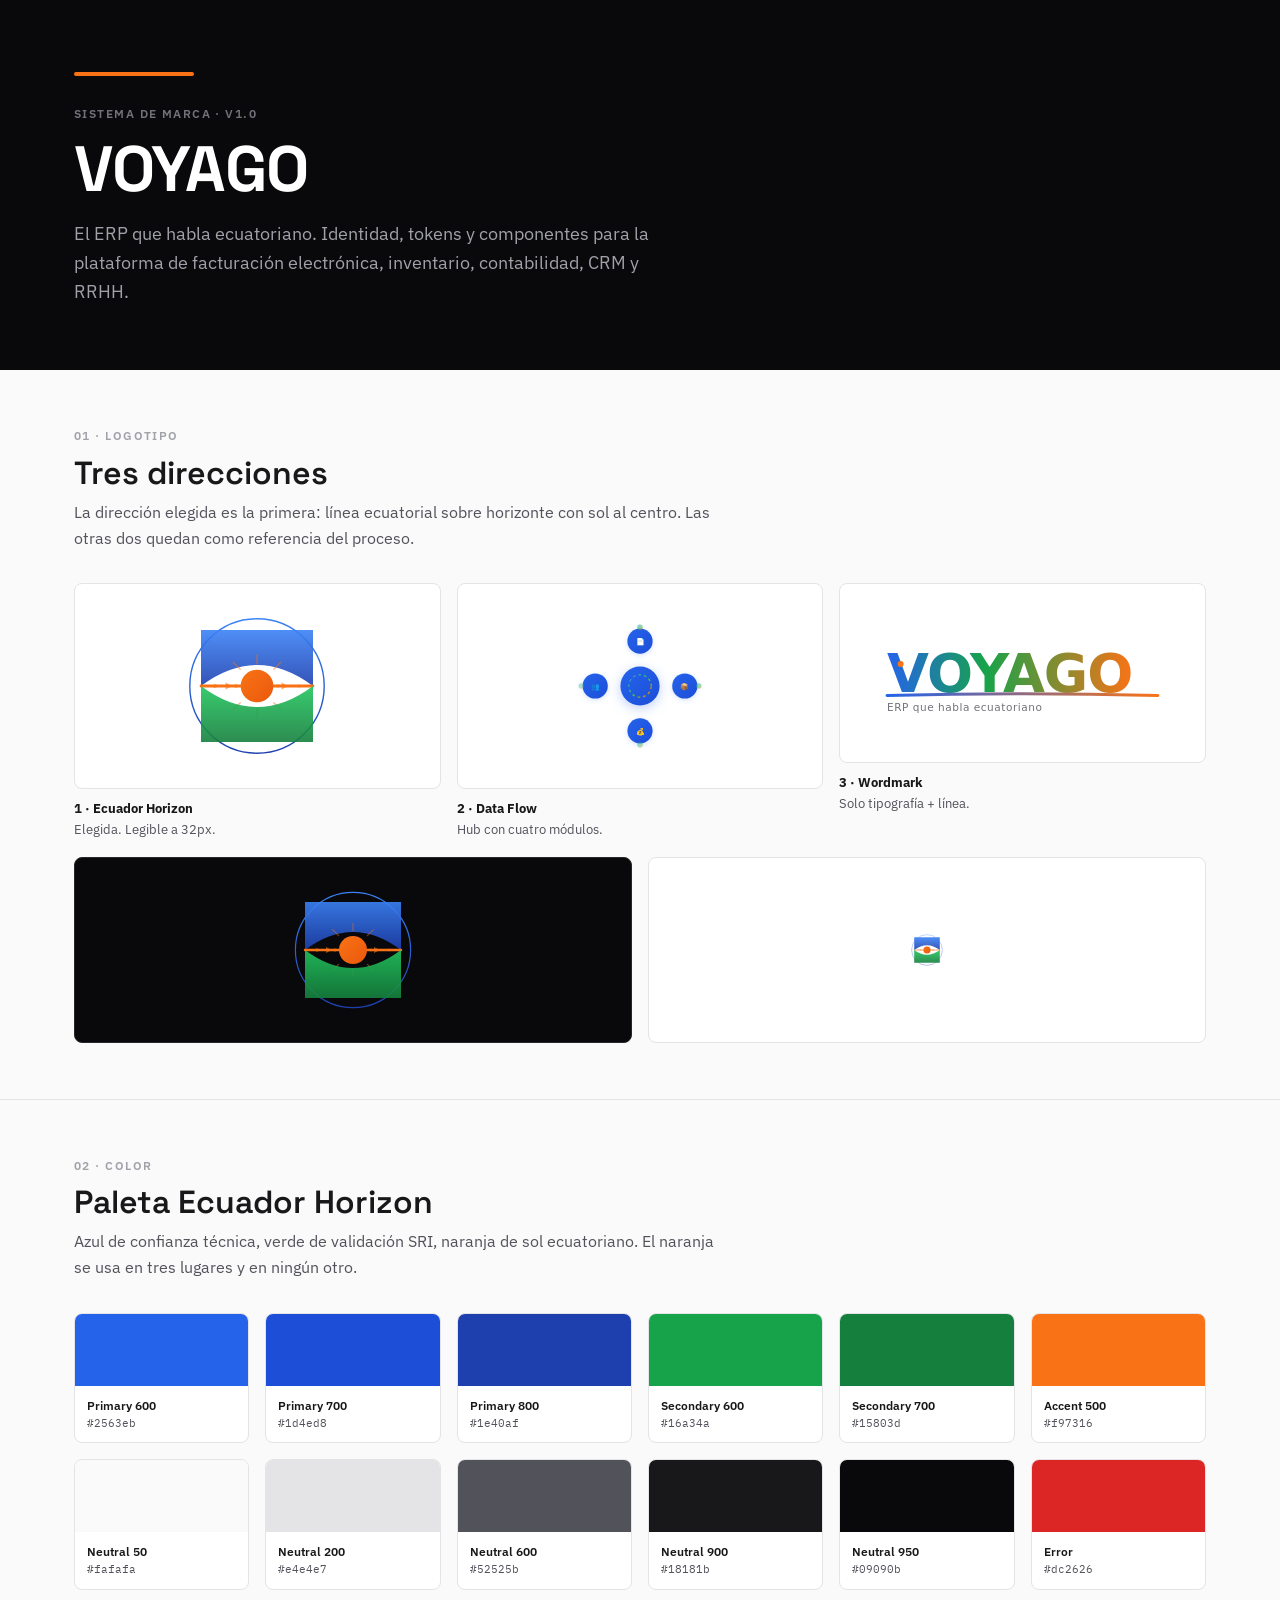
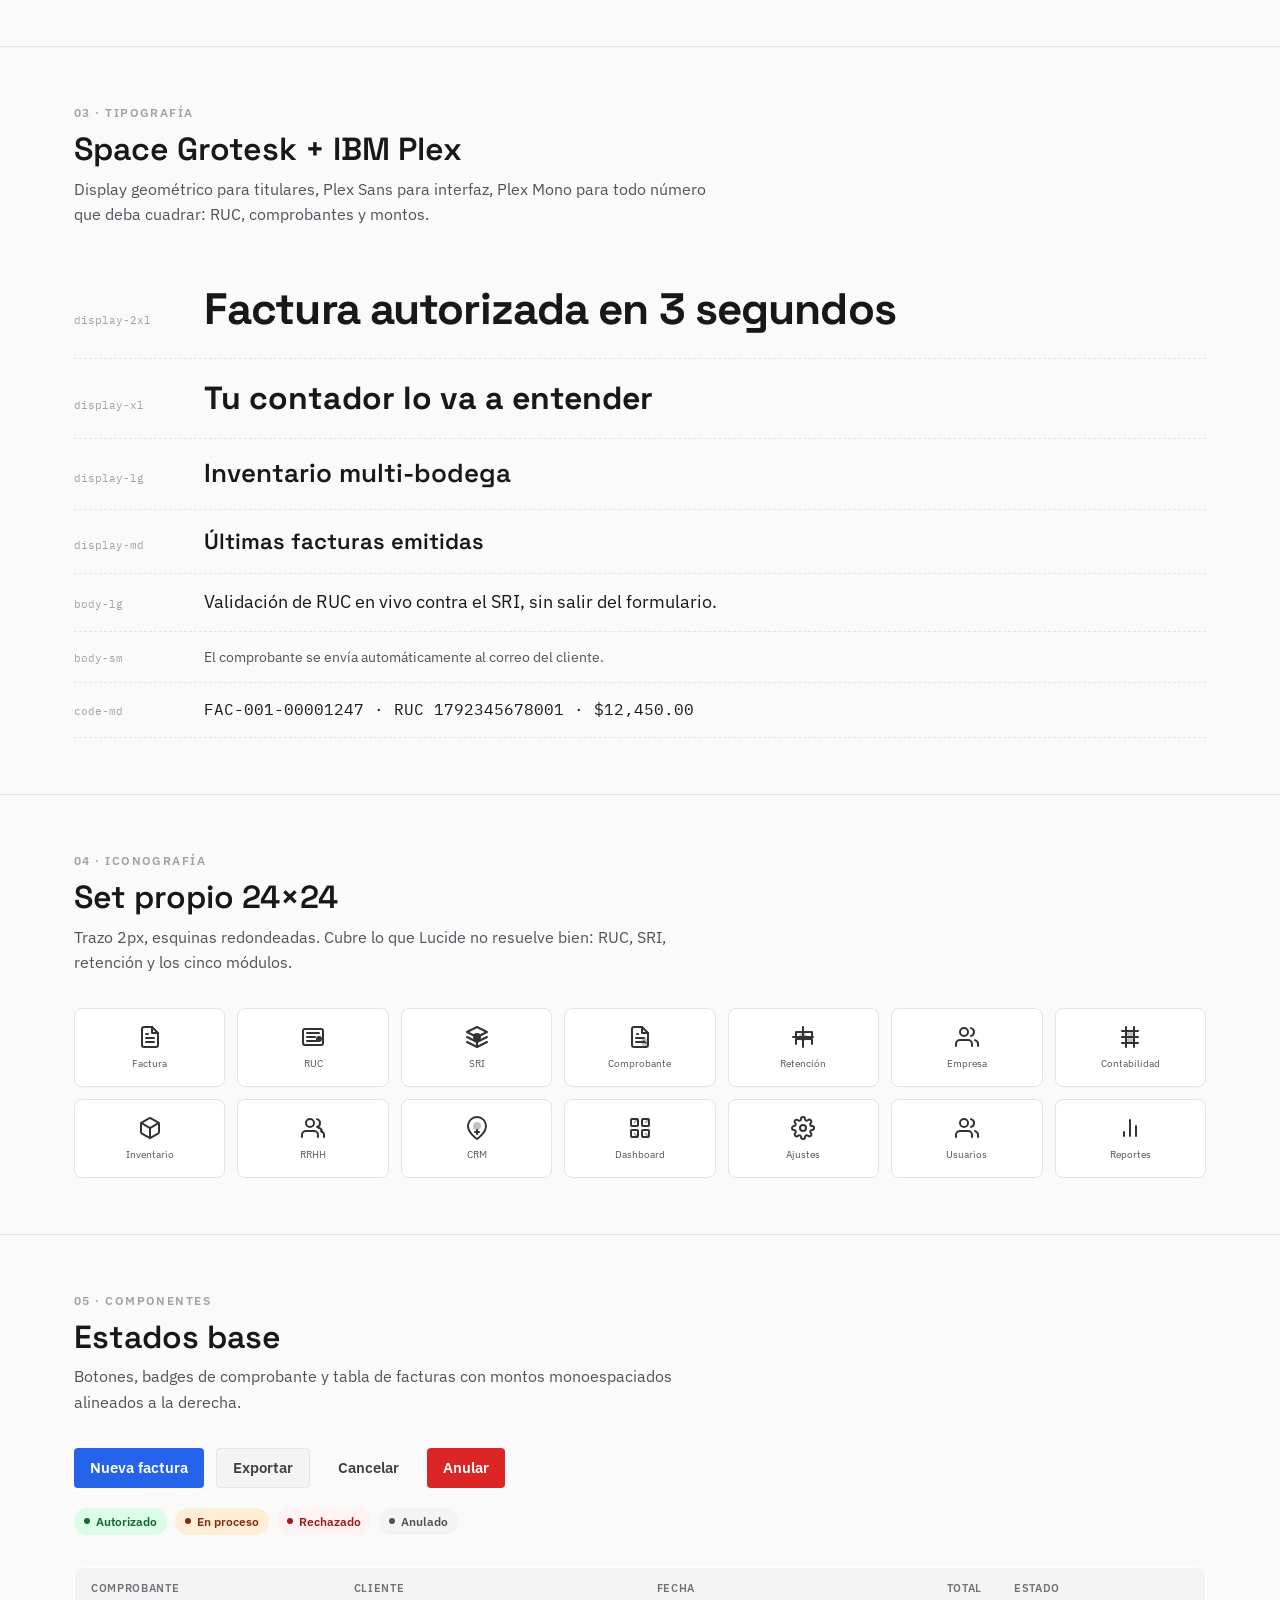
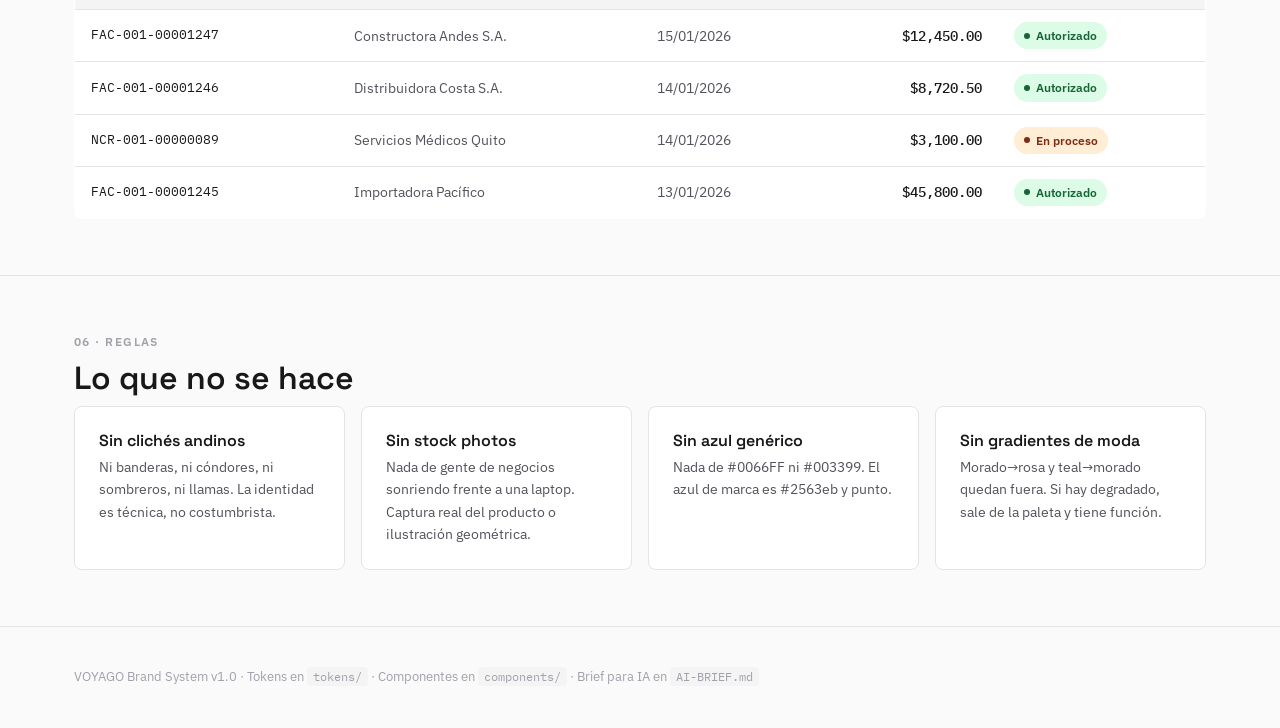
<file: showcase.html>
<!DOCTYPE html>
<html lang="es-EC">
<head>
<meta charset="UTF-8">
<meta name="viewport" content="width=device-width, initial-scale=1">
<title>VOYAGO — Brand System v1.0</title>
<link rel="preconnect" href="https://fonts.googleapis.com">
<link rel="preconnect" href="https://fonts.gstatic.com" crossorigin>
<link href="https://fonts.googleapis.com/css2?family=Space+Grotesk:wght@300..700&family=IBM+Plex+Sans:wght@300..700&family=IBM+Plex+Mono:wght@300..700&display=swap" rel="stylesheet">
<style>
  :root{
    --primary-600:#2563eb; --primary-700:#1d4ed8; --primary-800:#1e40af;
    --secondary-600:#16a34a; --accent-500:#f97316;
    --n-0:#fff; --n-50:#fafafa; --n-100:#f4f4f5; --n-200:#e4e4e7;
    --n-400:#a1a1aa; --n-600:#52525b; --n-900:#18181b; --n-950:#09090b;
  }
  *{box-sizing:border-box;margin:0;padding:0}
  body{font-family:'IBM Plex Sans',system-ui,sans-serif;background:var(--n-50);color:var(--n-900);line-height:1.6;-webkit-font-smoothing:antialiased}
  h1,h2,h3,h4{font-family:'Space Grotesk',system-ui,sans-serif;text-wrap:balance;line-height:1.2}
  .wrap{max-width:1180px;margin:0 auto;padding:0 24px}
  section{padding:56px 0;border-bottom:1px solid var(--n-200)}
  .kicker{font-size:12px;letter-spacing:.12em;text-transform:uppercase;color:var(--n-400);font-weight:600;margin-bottom:8px}
  h2{font-size:clamp(24px,3vw,32px);font-weight:600;margin-bottom:8px}
  .lead{color:var(--n-600);max-width:64ch;margin-bottom:32px}
  .mono{font-family:'IBM Plex Mono',monospace;font-variant-numeric:tabular-nums}

  /* hero */
  header{background:var(--n-950);color:#fff;padding:72px 0 64px}
  header .kicker{color:#71717a}
  header h1{font-size:clamp(36px,6vw,64px);font-weight:700;letter-spacing:-.02em;margin-bottom:12px}
  header p{color:#a1a1aa;font-size:18px;max-width:56ch}
  .eqline{height:4px;width:120px;background:var(--accent-500);border-radius:99px;margin-bottom:28px}

  /* grid helpers */
  .g{display:grid;gap:16px}
  .g2{grid-template-columns:repeat(auto-fit,minmax(260px,1fr))}
  .g3{grid-template-columns:repeat(auto-fit,minmax(180px,1fr))}
  .g6{grid-template-columns:repeat(6,minmax(0,1fr))}
  @media(max-width:720px){.g6{grid-template-columns:repeat(3,minmax(0,1fr))}}
  .card{background:#fff;border:1px solid var(--n-200);border-radius:8px;padding:24px}
  .card h4{font-size:16px;font-weight:600;margin-bottom:6px}
  .card p{font-size:14px;color:var(--n-600)}

  /* logos */
  .logo-box{display:flex;align-items:center;justify-content:center;background:#fff;border:1px solid var(--n-200);border-radius:8px;padding:32px;min-height:180px}
  .logo-box.dark{background:var(--n-950);border-color:#27272a}

  /* swatches */
  .sw{border-radius:8px;overflow:hidden;border:1px solid var(--n-200);background:#fff}
  .sw .chip{height:72px}
  .sw .meta{padding:10px 12px}
  .sw .name{font-size:12px;font-weight:600}
  .sw .hex{font-family:'IBM Plex Mono',monospace;font-size:11px;color:var(--n-600)}

  /* type */
  .typerow{display:flex;align-items:baseline;gap:20px;padding:14px 0;border-bottom:1px dashed var(--n-200)}
  .typerow .tag{font-family:'IBM Plex Mono',monospace;font-size:11px;color:var(--n-400);width:110px;flex-shrink:0}
  .d2xl{font-size:clamp(28px,4vw,44px);font-weight:700;letter-spacing:-.02em;font-family:'Space Grotesk'}
  .dxl{font-size:32px;font-weight:700;font-family:'Space Grotesk'}
  .dlg{font-size:26px;font-weight:600;font-family:'Space Grotesk'}
  .dmd{font-size:22px;font-weight:600;font-family:'Space Grotesk'}
  .blg{font-size:18px}
  .bsm{font-size:14px;color:var(--n-600)}

  /* icons */
  .icongrid{display:grid;grid-template-columns:repeat(7,minmax(0,1fr));gap:12px}
  @media(max-width:720px){.icongrid{grid-template-columns:repeat(4,minmax(0,1fr))}}
  .icon-cell{background:#fff;border:1px solid var(--n-200);border-radius:8px;padding:16px 8px;display:flex;flex-direction:column;align-items:center;gap:8px}
  .icon-cell img{width:24px;height:24px;opacity:.8}
  .icon-cell span{font-size:10px;color:var(--n-600);text-align:center;line-height:1.3}

  /* buttons */
  .btnrow{display:flex;flex-wrap:wrap;gap:12px;align-items:center}
  .btn{display:inline-flex;align-items:center;justify-content:center;height:40px;padding:0 16px;border-radius:4px;font-size:15px;font-weight:600;border:none;cursor:pointer;font-family:'IBM Plex Sans'}
  .b-primary{background:var(--primary-600);color:#fff}
  .b-secondary{background:var(--n-100);color:#3f3f46;border:1px solid var(--n-200)}
  .b-ghost{background:transparent;color:#3f3f46}
  .b-danger{background:#dc2626;color:#fff}

  /* badges */
  .badges{display:flex;flex-wrap:wrap;gap:8px}
  .badge{display:inline-flex;align-items:center;gap:6px;padding:4px 10px;border-radius:999px;font-size:12px;font-weight:600}
  .badge i{width:6px;height:6px;border-radius:99px;display:block;background:currentColor}
  .bd-ok{background:#dcfce7;color:#166534}
  .bd-warn{background:#ffedd5;color:#7c2d12}
  .bd-err{background:#fef2f2;color:#991b1b}
  .bd-neutral{background:var(--n-100);color:var(--n-600)}

  /* table demo */
  table{width:100%;border-collapse:collapse;background:#fff;border:1px solid var(--n-200);border-radius:8px;overflow:hidden}
  th{background:var(--n-100);font-size:11px;text-transform:uppercase;letter-spacing:.06em;color:#71717a;text-align:left;padding:12px 16px;font-weight:600}
  td{padding:12px 16px;font-size:14px;border-top:1px solid var(--n-200);color:var(--n-600)}
  td.num{text-align:right;font-family:'IBM Plex Mono',monospace;color:var(--n-900);font-weight:500}
  td.id{font-family:'IBM Plex Mono',monospace;color:var(--n-900);font-size:13px}

  footer{padding:40px 0;color:var(--n-400);font-size:13px}
  code{background:var(--n-100);padding:2px 6px;border-radius:4px;font-family:'IBM Plex Mono',monospace;font-size:12px}
</style>
</head>
<body>

<header>
  <div class="wrap">
    <div class="eqline"></div>
    <div class="kicker">Sistema de marca · v1.0</div>
    <h1>VOYAGO</h1>
    <p>El ERP que habla ecuatoriano. Identidad, tokens y componentes para la plataforma de facturación electrónica, inventario, contabilidad, CRM y RRHH.</p>
  </div>
</header>

<section>
  <div class="wrap">
    <div class="kicker">01 · Logotipo</div>
    <h2>Tres direcciones</h2>
    <p class="lead">La dirección elegida es la primera: línea ecuatorial sobre horizonte con sol al centro. Las otras dos quedan como referencia del proceso.</p>
    <div class="g g3">
      <div>
        <div class="logo-box"><img src="logo/logo-concept-1-equator.svg" alt="Concepto 1: Ecuador Horizon" style="width:140px"></div>
        <p style="font-size:13px;margin-top:10px"><strong>1 · Ecuador Horizon</strong><br><span style="color:var(--n-600)">Elegida. Legible a 32px.</span></p>
      </div>
      <div>
        <div class="logo-box"><img src="logo/logo-concept-2-data-flow.svg" alt="Concepto 2: Data Flow" style="width:140px"></div>
        <p style="font-size:13px;margin-top:10px"><strong>2 · Data Flow</strong><br><span style="color:var(--n-600)">Hub con cuatro módulos.</span></p>
      </div>
      <div>
        <div class="logo-box"><img src="logo/logo-concept-3-typographic.svg" alt="Concepto 3: wordmark" style="width:100%"></div>
        <p style="font-size:13px;margin-top:10px"><strong>3 · Wordmark</strong><br><span style="color:var(--n-600)">Solo tipografía + línea.</span></p>
      </div>
    </div>
    <div class="g g2" style="margin-top:16px">
      <div class="logo-box dark"><img src="logo/logo-concept-1-equator.svg" alt="Logo sobre fondo oscuro" style="width:120px"></div>
      <div class="logo-box"><img src="logo/logo-concept-1-equator.svg" alt="Logo tamaño favicon" style="width:32px"></div>
    </div>
  </div>
</section>

<section>
  <div class="wrap">
    <div class="kicker">02 · Color</div>
    <h2>Paleta Ecuador Horizon</h2>
    <p class="lead">Azul de confianza técnica, verde de validación SRI, naranja de sol ecuatoriano. El naranja se usa en tres lugares y en ningún otro.</p>
    <div class="g g6">
      <div class="sw"><div class="chip" style="background:#2563eb"></div><div class="meta"><div class="name">Primary 600</div><div class="hex">#2563eb</div></div></div>
      <div class="sw"><div class="chip" style="background:#1d4ed8"></div><div class="meta"><div class="name">Primary 700</div><div class="hex">#1d4ed8</div></div></div>
      <div class="sw"><div class="chip" style="background:#1e40af"></div><div class="meta"><div class="name">Primary 800</div><div class="hex">#1e40af</div></div></div>
      <div class="sw"><div class="chip" style="background:#16a34a"></div><div class="meta"><div class="name">Secondary 600</div><div class="hex">#16a34a</div></div></div>
      <div class="sw"><div class="chip" style="background:#15803d"></div><div class="meta"><div class="name">Secondary 700</div><div class="hex">#15803d</div></div></div>
      <div class="sw"><div class="chip" style="background:#f97316"></div><div class="meta"><div class="name">Accent 500</div><div class="hex">#f97316</div></div></div>
      <div class="sw"><div class="chip" style="background:#fafafa"></div><div class="meta"><div class="name">Neutral 50</div><div class="hex">#fafafa</div></div></div>
      <div class="sw"><div class="chip" style="background:#e4e4e7"></div><div class="meta"><div class="name">Neutral 200</div><div class="hex">#e4e4e7</div></div></div>
      <div class="sw"><div class="chip" style="background:#52525b"></div><div class="meta"><div class="name">Neutral 600</div><div class="hex">#52525b</div></div></div>
      <div class="sw"><div class="chip" style="background:#18181b"></div><div class="meta"><div class="name">Neutral 900</div><div class="hex">#18181b</div></div></div>
      <div class="sw"><div class="chip" style="background:#09090b"></div><div class="meta"><div class="name">Neutral 950</div><div class="hex">#09090b</div></div></div>
      <div class="sw"><div class="chip" style="background:#dc2626"></div><div class="meta"><div class="name">Error</div><div class="hex">#dc2626</div></div></div>
    </div>
  </div>
</section>

<section>
  <div class="wrap">
    <div class="kicker">03 · Tipografía</div>
    <h2>Space Grotesk + IBM Plex</h2>
    <p class="lead">Display geométrico para titulares, Plex Sans para interfaz, Plex Mono para todo número que deba cuadrar: RUC, comprobantes y montos.</p>
    <div class="typerow"><span class="tag">display-2xl</span><span class="d2xl">Factura autorizada en 3 segundos</span></div>
    <div class="typerow"><span class="tag">display-xl</span><span class="dxl">Tu contador lo va a entender</span></div>
    <div class="typerow"><span class="tag">display-lg</span><span class="dlg">Inventario multi-bodega</span></div>
    <div class="typerow"><span class="tag">display-md</span><span class="dmd">Últimas facturas emitidas</span></div>
    <div class="typerow"><span class="tag">body-lg</span><span class="blg">Validación de RUC en vivo contra el SRI, sin salir del formulario.</span></div>
    <div class="typerow"><span class="tag">body-sm</span><span class="bsm">El comprobante se envía automáticamente al correo del cliente.</span></div>
    <div class="typerow"><span class="tag">code-md</span><span class="mono">FAC-001-00001247 · RUC 1792345678001 · $12,450.00</span></div>
  </div>
</section>

<section>
  <div class="wrap">
    <div class="kicker">04 · Iconografía</div>
    <h2>Set propio 24×24</h2>
    <p class="lead">Trazo 2px, esquinas redondeadas. Cubre lo que Lucide no resuelve bien: RUC, SRI, retención y los cinco módulos.</p>
    <div class="icongrid">
      <div class="icon-cell"><img src="icons/invoice.svg" alt=""><span>Factura</span></div>
      <div class="icon-cell"><img src="icons/ruc.svg" alt=""><span>RUC</span></div>
      <div class="icon-cell"><img src="icons/sri.svg" alt=""><span>SRI</span></div>
      <div class="icon-cell"><img src="icons/comprobante.svg" alt=""><span>Comprobante</span></div>
      <div class="icon-cell"><img src="icons/retencion.svg" alt=""><span>Retención</span></div>
      <div class="icon-cell"><img src="icons/empresa-usuario.svg" alt=""><span>Empresa</span></div>
      <div class="icon-cell"><img src="icons/modulo-contabilidad.svg" alt=""><span>Contabilidad</span></div>
      <div class="icon-cell"><img src="icons/modulo-inventario.svg" alt=""><span>Inventario</span></div>
      <div class="icon-cell"><img src="icons/modulo-rrhh.svg" alt=""><span>RRHH</span></div>
      <div class="icon-cell"><img src="icons/modulo-crm.svg" alt=""><span>CRM</span></div>
      <div class="icon-cell"><img src="icons/dashboard.svg" alt=""><span>Dashboard</span></div>
      <div class="icon-cell"><img src="icons/settings.svg" alt=""><span>Ajustes</span></div>
      <div class="icon-cell"><img src="icons/users.svg" alt=""><span>Usuarios</span></div>
      <div class="icon-cell"><img src="icons/chart.svg" alt=""><span>Reportes</span></div>
    </div>
  </div>
</section>

<section>
  <div class="wrap">
    <div class="kicker">05 · Componentes</div>
    <h2>Estados base</h2>
    <p class="lead">Botones, badges de comprobante y tabla de facturas con montos monoespaciados alineados a la derecha.</p>

    <div class="btnrow" style="margin-bottom:20px">
      <button class="btn b-primary">Nueva factura</button>
      <button class="btn b-secondary">Exportar</button>
      <button class="btn b-ghost">Cancelar</button>
      <button class="btn b-danger">Anular</button>
    </div>

    <div class="badges" style="margin-bottom:32px">
      <span class="badge bd-ok"><i></i>Autorizado</span>
      <span class="badge bd-warn"><i></i>En proceso</span>
      <span class="badge bd-err"><i></i>Rechazado</span>
      <span class="badge bd-neutral"><i></i>Anulado</span>
    </div>

    <table>
      <thead><tr><th>Comprobante</th><th>Cliente</th><th>Fecha</th><th style="text-align:right">Total</th><th>Estado</th></tr></thead>
      <tbody>
        <tr><td class="id">FAC-001-00001247</td><td>Constructora Andes S.A.</td><td>15/01/2026</td><td class="num">$12,450.00</td><td><span class="badge bd-ok"><i></i>Autorizado</span></td></tr>
        <tr><td class="id">FAC-001-00001246</td><td>Distribuidora Costa S.A.</td><td>14/01/2026</td><td class="num">$8,720.50</td><td><span class="badge bd-ok"><i></i>Autorizado</span></td></tr>
        <tr><td class="id">NCR-001-00000089</td><td>Servicios Médicos Quito</td><td>14/01/2026</td><td class="num">$3,100.00</td><td><span class="badge bd-warn"><i></i>En proceso</span></td></tr>
        <tr><td class="id">FAC-001-00001245</td><td>Importadora Pacífico</td><td>13/01/2026</td><td class="num">$45,800.00</td><td><span class="badge bd-ok"><i></i>Autorizado</span></td></tr>
      </tbody>
    </table>
  </div>
</section>

<section>
  <div class="wrap">
    <div class="kicker">06 · Reglas</div>
    <h2>Lo que no se hace</h2>
    <div class="g g2">
      <div class="card"><h4>Sin clichés andinos</h4><p>Ni banderas, ni cóndores, ni sombreros, ni llamas. La identidad es técnica, no costumbrista.</p></div>
      <div class="card"><h4>Sin stock photos</h4><p>Nada de gente de negocios sonriendo frente a una laptop. Captura real del producto o ilustración geométrica.</p></div>
      <div class="card"><h4>Sin azul genérico</h4><p>Nada de #0066FF ni #003399. El azul de marca es #2563eb y punto.</p></div>
      <div class="card"><h4>Sin gradientes de moda</h4><p>Morado→rosa y teal→morado quedan fuera. Si hay degradado, sale de la paleta y tiene función.</p></div>
    </div>
  </div>
</section>

<footer>
  <div class="wrap">
    VOYAGO Brand System v1.0 · Tokens en <code>tokens/</code> · Componentes en <code>components/</code> · Brief para IA en <code>AI-BRIEF.md</code>
  </div>
</footer>

</body>
</html>
</file>
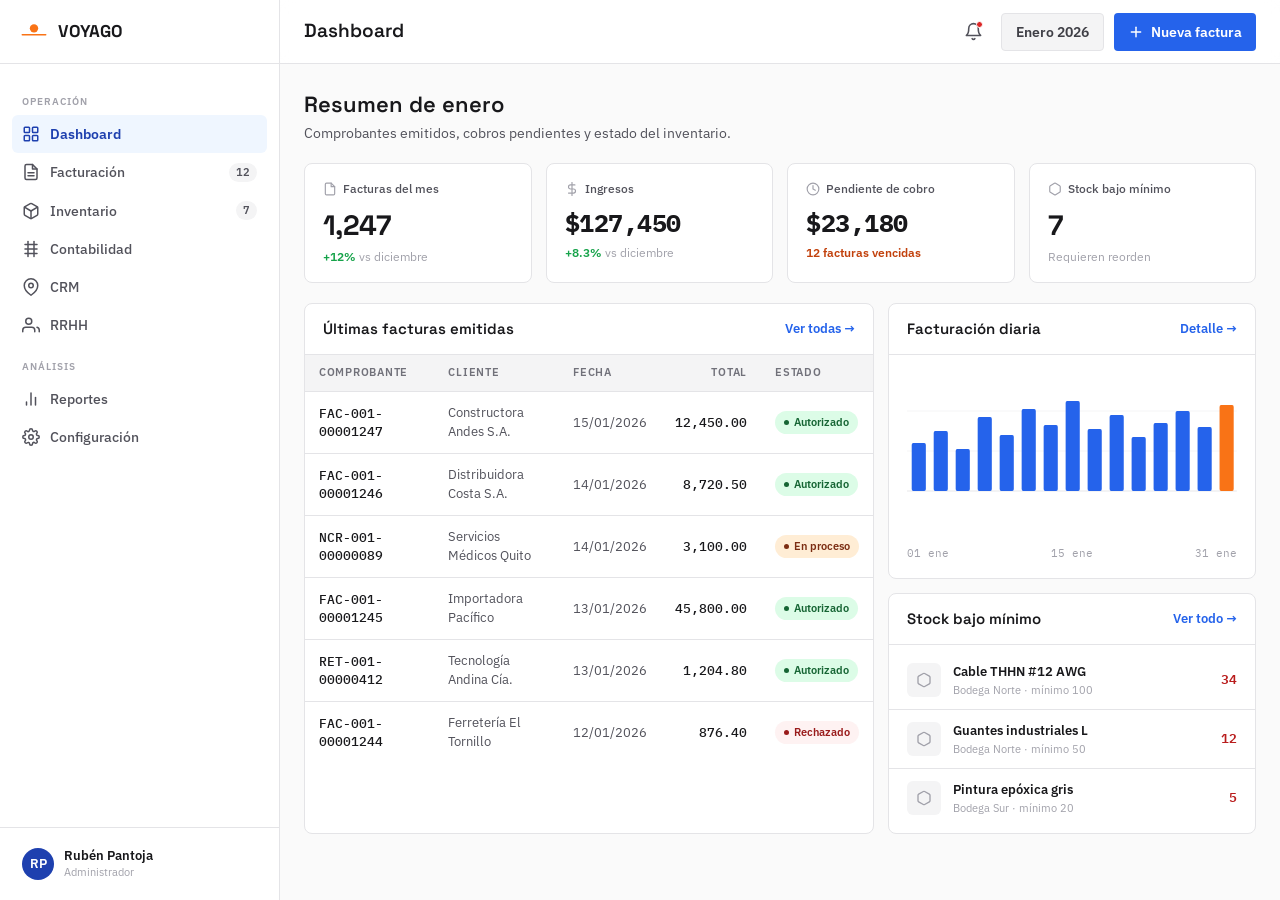
<file: ads/dashboard-mockup.html>
<!DOCTYPE html>
<html lang="es-EC">
<head>
<meta charset="UTF-8">
<title>VOYAGO — Dashboard (mockup)</title>
<link href="https://fonts.googleapis.com/css2?family=Space+Grotesk:wght@400..700&family=IBM+Plex+Sans:wght@400;500;600;700&family=IBM+Plex+Mono:wght@400;500&display=swap" rel="stylesheet">
<style>
  :root{
    --primary:#2563eb; --primary-700:#1d4ed8; --primary-800:#1e40af; --primary-50:#eff6ff;
    --green:#16a34a; --green-bg:#dcfce7; --green-tx:#166534;
    --orange:#f97316; --amber-bg:#ffedd5; --amber-tx:#7c2d12;
    --page:#fafafa; --card:#ffffff; --border:#e4e4e7; --hover:#f4f4f5;
    --tx:#18181b; --tx2:#52525b; --tx3:#a1a1aa; --ink:#09090b;
  }
  *{box-sizing:border-box;margin:0;padding:0}
  body{font-family:'IBM Plex Sans',system-ui,sans-serif;background:var(--page);color:var(--tx);
       -webkit-font-smoothing:antialiased;font-size:14px;line-height:1.5}
  .mono{font-family:'IBM Plex Mono',monospace;font-variant-numeric:tabular-nums}

  /* ---------- layout ---------- */
  .app{display:flex;min-height:100vh}
  .sidebar{width:280px;flex-shrink:0;background:var(--card);border-right:1px solid var(--border);
           display:flex;flex-direction:column;position:sticky;top:0;height:100vh}
  .brand{height:64px;display:flex;align-items:center;gap:10px;padding:0 20px;border-bottom:1px solid var(--border)}
  .brand svg{width:28px;height:28px;flex-shrink:0}
  .brand span{font-family:'Space Grotesk',sans-serif;font-weight:700;font-size:17px;letter-spacing:-.01em}
  .nav{padding:16px 12px;flex:1;overflow:auto}
  .nav .lbl{font-size:10px;letter-spacing:.1em;text-transform:uppercase;color:var(--tx3);font-weight:600;padding:0 10px;margin:14px 0 6px}
  .item{display:flex;align-items:center;gap:10px;padding:9px 10px;border-radius:6px;color:var(--tx2);
        font-weight:500;font-size:13.5px;cursor:default}
  .item svg{width:18px;height:18px;stroke:currentColor;fill:none;stroke-width:2;stroke-linecap:round;stroke-linejoin:round;flex-shrink:0}
  .item.active{background:var(--primary-50);color:var(--primary-800);font-weight:600}
  .item .cnt{margin-left:auto;font-size:11px;font-weight:600;background:var(--hover);color:var(--tx2);
             padding:1px 7px;border-radius:99px}
  .item.active .cnt{background:var(--primary);color:#fff}
  .sidefoot{border-top:1px solid var(--border);padding:12px}
  .userbox{display:flex;align-items:center;gap:10px;padding:8px 10px;border-radius:6px}
  .avatar{width:32px;height:32px;border-radius:99px;background:var(--primary-800);color:#fff;
          display:flex;align-items:center;justify-content:center;font-weight:600;font-size:13px;flex-shrink:0}
  .userbox .nm{font-size:13px;font-weight:600;line-height:1.2}
  .userbox .rl{font-size:11px;color:var(--tx3)}

  .main{flex:1;min-width:0}
  .navtop{height:64px;background:rgba(255,255,255,.85);backdrop-filter:blur(8px);
          border-bottom:1px solid var(--border);display:flex;align-items:center;
          justify-content:space-between;padding:0 24px;position:sticky;top:0;z-index:10}
  .navtop h1{font-family:'Space Grotesk',sans-serif;font-size:19px;font-weight:600}
  .navtop .right{display:flex;align-items:center;gap:10px}
  .iconbtn{width:36px;height:36px;border-radius:6px;border:none;background:transparent;
           display:flex;align-items:center;justify-content:center;color:var(--tx2);position:relative}
  .iconbtn svg{width:19px;height:19px;stroke:currentColor;fill:none;stroke-width:2;stroke-linecap:round;stroke-linejoin:round}
  .dot{position:absolute;top:7px;right:8px;width:7px;height:7px;border-radius:99px;background:#dc2626;border:1.5px solid #fff}

  .content{padding:24px;max-width:1280px}
  .pagehead{display:flex;align-items:flex-end;justify-content:space-between;gap:16px;margin-bottom:20px}
  .pagehead h2{font-family:'Space Grotesk',sans-serif;font-size:22px;font-weight:600}
  .pagehead p{color:var(--tx2);font-size:13.5px;margin-top:2px}
  .btn{height:38px;padding:0 14px;border-radius:4px;font-size:14px;font-weight:600;
       font-family:'IBM Plex Sans';border:none;display:inline-flex;align-items:center;gap:7px}
  .btn-p{background:var(--primary);color:#fff}
  .btn-s{background:var(--hover);color:#3f3f46;border:1px solid var(--border)}
  .btn svg{width:16px;height:16px;stroke:currentColor;fill:none;stroke-width:2.2;stroke-linecap:round;stroke-linejoin:round}

  /* ---------- KPIs ---------- */
  .kpis{display:grid;grid-template-columns:repeat(4,1fr);gap:14px;margin-bottom:20px}
  .kpi{background:var(--card);border:1px solid var(--border);border-radius:8px;padding:16px 18px}
  .kpi .k{font-size:12px;color:var(--tx2);font-weight:500;display:flex;align-items:center;gap:6px}
  .kpi .k svg{width:14px;height:14px;stroke:var(--tx3);fill:none;stroke-width:2;stroke-linecap:round;stroke-linejoin:round}
  .kpi .v{font-family:'Space Grotesk',sans-serif;font-size:28px;font-weight:700;letter-spacing:-.02em;margin:6px 0 2px}
  .kpi .v.m{font-family:'IBM Plex Mono',monospace;font-size:25px;font-variant-numeric:tabular-nums}
  .kpi .d{font-size:11.5px;color:var(--tx3)}
  .kpi .d b{color:var(--green);font-weight:600}
  .kpi .d b.w{color:#c2410c}

  /* ---------- panels ---------- */
  .grid2{display:grid;grid-template-columns:1.55fr 1fr;gap:14px}
  .panel{background:var(--card);border:1px solid var(--border);border-radius:8px;overflow:hidden}
  .panel .hd{display:flex;align-items:center;justify-content:space-between;
             padding:14px 18px;border-bottom:1px solid var(--border)}
  .panel .hd h3{font-family:'Space Grotesk',sans-serif;font-size:15px;font-weight:600}
  .panel .hd a{font-size:12.5px;color:var(--primary);font-weight:600;text-decoration:none}

  table{width:100%;border-collapse:collapse}
  th{background:var(--hover);font-size:10.5px;text-transform:uppercase;letter-spacing:.07em;
     color:#71717a;font-weight:600;text-align:left;padding:10px 14px}
  td{padding:11px 14px;font-size:13px;border-top:1px solid var(--border);color:var(--tx2)}
  td.id{font-family:'IBM Plex Mono',monospace;font-size:12.5px;color:var(--tx);font-weight:500}
  td.num{text-align:right;font-family:'IBM Plex Mono',monospace;font-variant-numeric:tabular-nums;
         color:var(--tx);font-weight:500;font-size:13px}
  th.num{text-align:right}
  .badge{display:inline-flex;align-items:center;gap:5px;padding:3px 9px;border-radius:99px;
         font-size:11px;font-weight:600}
  .badge i{width:5px;height:5px;border-radius:99px;background:currentColor;display:block}
  .b-ok{background:var(--green-bg);color:var(--green-tx)}
  .b-wa{background:var(--amber-bg);color:var(--amber-tx)}
  .b-er{background:#fef2f2;color:#991b1b}

  /* stock list */
  .stock{padding:6px 0}
  .srow{display:flex;align-items:center;gap:12px;padding:11px 18px}
  .srow+.srow{border-top:1px solid var(--border)}
  .srow .sq{width:34px;height:34px;border-radius:6px;background:var(--hover);flex-shrink:0;
            display:flex;align-items:center;justify-content:center}
  .srow .sq svg{width:16px;height:16px;stroke:var(--tx3);fill:none;stroke-width:2}
  .srow .info{flex:1;min-width:0}
  .srow .nm{font-size:13px;font-weight:600;color:var(--tx);white-space:nowrap;overflow:hidden;text-overflow:ellipsis}
  .srow .sub{font-size:11px;color:var(--tx3)}
  .srow .qty{font-family:'IBM Plex Mono',monospace;font-size:13px;font-weight:600}
  .srow .qty.low{color:#b91c1c}

  /* mini chart */
  .chartbox{padding:16px 18px 8px}
  .chartfoot{display:flex;justify-content:space-between;padding:10px 18px 16px;
             font-size:11px;color:var(--tx3);font-family:'IBM Plex Mono',monospace}
</style>
</head>
<body>
<div class="app">

  <aside class="sidebar">
    <div class="brand">
      <svg viewBox="0 0 200 200"><circle cx="100" cy="74" r="30" fill="#f97316"/><line x1="16" y1="120" x2="184" y2="120" stroke="#f97316" stroke-width="10" stroke-linecap="round"/></svg>
      <span>VOYAGO</span>
    </div>

    <nav class="nav">
      <div class="lbl">Operación</div>
      <div class="item active">
        <svg viewBox="0 0 24 24"><rect x="3" y="3" width="7" height="7" rx="1"/><rect x="14" y="3" width="7" height="7" rx="1"/><rect x="3" y="14" width="7" height="7" rx="1"/><rect x="14" y="14" width="7" height="7" rx="1"/></svg>
        Dashboard
      </div>
      <div class="item">
        <svg viewBox="0 0 24 24"><path d="M14 2H6a2 2 0 0 0-2 2v16a2 2 0 0 0 2 2h12a2 2 0 0 0 2-2V8z"/><polyline points="14 2 14 8 20 8"/><line x1="16" y1="13" x2="8" y2="13"/><line x1="16" y1="17" x2="8" y2="17"/></svg>
        Facturación <span class="cnt">12</span>
      </div>
      <div class="item">
        <svg viewBox="0 0 24 24"><path d="M21 16V8a2 2 0 0 0-1-1.73l-7-4a2 2 0 0 0-2 0l-7 4A2 2 0 0 0 3 8v8a2 2 0 0 0 1 1.73l7 4a2 2 0 0 0 2 0l7-4A2 2 0 0 0 21 16z"/><polyline points="3.27 6.96 12 12.01 20.73 6.96"/><line x1="12" y1="22.08" x2="12" y2="12"/></svg>
        Inventario <span class="cnt">7</span>
      </div>
      <div class="item">
        <svg viewBox="0 0 24 24"><path d="M4 6h16"/><path d="M4 12h16"/><path d="M4 18h16"/><line x1="8" y1="2" x2="8" y2="22"/><line x1="16" y1="2" x2="16" y2="22"/></svg>
        Contabilidad
      </div>
      <div class="item">
        <svg viewBox="0 0 24 24"><path d="M21 10c0 7-9 13-9 13s-9-6-9-13a9 9 0 0 1 18 0z"/><circle cx="12" cy="10" r="3"/></svg>
        CRM
      </div>
      <div class="item">
        <svg viewBox="0 0 24 24"><path d="M17 21v-2a4 4 0 0 0-4-4H5a4 4 0 0 0-4 4v2"/><circle cx="9" cy="7" r="4"/><path d="M23 21v-2a4 4 0 0 0-3-3.87"/></svg>
        RRHH
      </div>

      <div class="lbl">Análisis</div>
      <div class="item">
        <svg viewBox="0 0 24 24"><line x1="18" y1="20" x2="18" y2="10"/><line x1="12" y1="20" x2="12" y2="4"/><line x1="6" y1="20" x2="6" y2="16"/></svg>
        Reportes
      </div>
      <div class="item">
        <svg viewBox="0 0 24 24"><circle cx="12" cy="12" r="3"/><path d="M19.4 15a1.65 1.65 0 0 0 .33 1.82l.06.06a2 2 0 1 1-2.83 2.83l-.06-.06a1.65 1.65 0 0 0-1.82-.33 1.65 1.65 0 0 0-1 1.51V21a2 2 0 0 1-4 0v-.09A1.65 1.65 0 0 0 9 19.4a1.65 1.65 0 0 0-1.82.33l-.06.06a2 2 0 1 1-2.83-2.83l.06-.06a1.65 1.65 0 0 0 .33-1.82 1.65 1.65 0 0 0-1.51-1H3a2 2 0 0 1 0-4h.09A1.65 1.65 0 0 0 4.6 9a1.65 1.65 0 0 0-.33-1.82l-.06-.06a2 2 0 1 1 2.83-2.83l.06.06A1.65 1.65 0 0 0 9 4.6a1.65 1.65 0 0 0 1-1.51V3a2 2 0 0 1 4 0v.09a1.65 1.65 0 0 0 1 1.51 1.65 1.65 0 0 0 1.82-.33l.06-.06a2 2 0 1 1 2.83 2.83l-.06.06A1.65 1.65 0 0 0 19.4 9a1.65 1.65 0 0 0 1.51 1H21a2 2 0 0 1 0 4h-.09a1.65 1.65 0 0 0-1.51 1z"/></svg>
        Configuración
      </div>
    </nav>

    <div class="sidefoot">
      <div class="userbox">
        <div class="avatar">RP</div>
        <div>
          <div class="nm">Rubén Pantoja</div>
          <div class="rl">Administrador</div>
        </div>
      </div>
    </div>
  </aside>

  <div class="main">
    <div class="navtop">
      <h1>Dashboard</h1>
      <div class="right">
        <button class="iconbtn">
          <svg viewBox="0 0 24 24"><path d="M18 8A6 6 0 0 0 6 8c0 7-3 9-3 9h18s-3-2-3-9"/><path d="M13.73 21a2 2 0 0 1-3.46 0"/></svg>
          <span class="dot"></span>
        </button>
        <button class="btn btn-s">Enero 2026</button>
        <button class="btn btn-p">
          <svg viewBox="0 0 24 24"><line x1="12" y1="5" x2="12" y2="19"/><line x1="5" y1="12" x2="19" y2="12"/></svg>
          Nueva factura
        </button>
      </div>
    </div>

    <div class="content">
      <div class="pagehead">
        <div>
          <h2>Resumen de enero</h2>
          <p>Comprobantes emitidos, cobros pendientes y estado del inventario.</p>
        </div>
      </div>

      <div class="kpis">
        <div class="kpi">
          <div class="k"><svg viewBox="0 0 24 24"><path d="M14 2H6a2 2 0 0 0-2 2v16a2 2 0 0 0 2 2h12a2 2 0 0 0 2-2V8z"/><polyline points="14 2 14 8 20 8"/></svg>Facturas del mes</div>
          <div class="v">1,247</div>
          <div class="d"><b>+12%</b> vs diciembre</div>
        </div>
        <div class="kpi">
          <div class="k"><svg viewBox="0 0 24 24"><line x1="12" y1="1" x2="12" y2="23"/><path d="M17 5H9.5a3.5 3.5 0 0 0 0 7h5a3.5 3.5 0 0 1 0 7H6"/></svg>Ingresos</div>
          <div class="v m">$127,450</div>
          <div class="d"><b>+8.3%</b> vs diciembre</div>
        </div>
        <div class="kpi">
          <div class="k"><svg viewBox="0 0 24 24"><circle cx="12" cy="12" r="10"/><polyline points="12 6 12 12 16 14"/></svg>Pendiente de cobro</div>
          <div class="v m">$23,180</div>
          <div class="d"><b class="w">12 facturas vencidas</b></div>
        </div>
        <div class="kpi">
          <div class="k"><svg viewBox="0 0 24 24"><path d="M21 16V8a2 2 0 0 0-1-1.73l-7-4a2 2 0 0 0-2 0l-7 4A2 2 0 0 0 3 8v8a2 2 0 0 0 1 1.73l7 4a2 2 0 0 0 2 0l7-4A2 2 0 0 0 21 16z"/></svg>Stock bajo mínimo</div>
          <div class="v">7</div>
          <div class="d">Requieren reorden</div>
        </div>
      </div>

      <div class="grid2">
        <div class="panel">
          <div class="hd">
            <h3>Últimas facturas emitidas</h3>
            <a href="#">Ver todas →</a>
          </div>
          <table>
            <thead>
              <tr>
                <th>Comprobante</th><th>Cliente</th><th>Fecha</th>
                <th class="num">Total</th><th>Estado</th>
              </tr>
            </thead>
            <tbody>
              <tr><td class="id">FAC-001-00001247</td><td>Constructora Andes S.A.</td><td>15/01/2026</td><td class="num">12,450.00</td><td><span class="badge b-ok"><i></i>Autorizado</span></td></tr>
              <tr><td class="id">FAC-001-00001246</td><td>Distribuidora Costa S.A.</td><td>14/01/2026</td><td class="num">8,720.50</td><td><span class="badge b-ok"><i></i>Autorizado</span></td></tr>
              <tr><td class="id">NCR-001-00000089</td><td>Servicios Médicos Quito</td><td>14/01/2026</td><td class="num">3,100.00</td><td><span class="badge b-wa"><i></i>En proceso</span></td></tr>
              <tr><td class="id">FAC-001-00001245</td><td>Importadora Pacífico</td><td>13/01/2026</td><td class="num">45,800.00</td><td><span class="badge b-ok"><i></i>Autorizado</span></td></tr>
              <tr><td class="id">RET-001-00000412</td><td>Tecnología Andina Cía.</td><td>13/01/2026</td><td class="num">1,204.80</td><td><span class="badge b-ok"><i></i>Autorizado</span></td></tr>
              <tr><td class="id">FAC-001-00001244</td><td>Ferretería El Tornillo</td><td>12/01/2026</td><td class="num">876.40</td><td><span class="badge b-er"><i></i>Rechazado</span></td></tr>
            </tbody>
          </table>
        </div>

        <div>
          <div class="panel" style="margin-bottom:14px">
            <div class="hd"><h3>Facturación diaria</h3><a href="#">Detalle →</a></div>
            <div class="chartbox">
              <svg viewBox="0 0 420 150" width="100%" height="150" preserveAspectRatio="none">
                <line x1="0" y1="120" x2="420" y2="120" stroke="#e4e4e7"/>
                <line x1="0" y1="80" x2="420" y2="80" stroke="#f4f4f5"/>
                <line x1="0" y1="40" x2="420" y2="40" stroke="#f4f4f5"/>
                <g fill="#2563eb">
                  <rect x="6" y="72" width="18" height="48" rx="2"/>
                  <rect x="34" y="60" width="18" height="60" rx="2"/>
                  <rect x="62" y="78" width="18" height="42" rx="2"/>
                  <rect x="90" y="46" width="18" height="74" rx="2"/>
                  <rect x="118" y="64" width="18" height="56" rx="2"/>
                  <rect x="146" y="38" width="18" height="82" rx="2"/>
                  <rect x="174" y="54" width="18" height="66" rx="2"/>
                  <rect x="202" y="30" width="18" height="90" rx="2"/>
                  <rect x="230" y="58" width="18" height="62" rx="2"/>
                  <rect x="258" y="44" width="18" height="76" rx="2"/>
                  <rect x="286" y="66" width="18" height="54" rx="2"/>
                  <rect x="314" y="52" width="18" height="68" rx="2"/>
                  <rect x="342" y="40" width="18" height="80" rx="2"/>
                  <rect x="370" y="56" width="18" height="64" rx="2"/>
                  <rect x="398" y="34" width="18" height="86" rx="2" fill="#f97316"/>
                </g>
              </svg>
            </div>
            <div class="chartfoot"><span>01 ene</span><span>15 ene</span><span>31 ene</span></div>
          </div>

          <div class="panel">
            <div class="hd"><h3>Stock bajo mínimo</h3><a href="#">Ver todo →</a></div>
            <div class="stock">
              <div class="srow">
                <div class="sq"><svg viewBox="0 0 24 24"><path d="M21 16V8a2 2 0 0 0-1-1.73l-7-4a2 2 0 0 0-2 0l-7 4A2 2 0 0 0 3 8v8a2 2 0 0 0 1 1.73l7 4a2 2 0 0 0 2 0l7-4A2 2 0 0 0 21 16z"/></svg></div>
                <div class="info"><div class="nm">Cable THHN #12 AWG</div><div class="sub">Bodega Norte · mínimo 100</div></div>
                <div class="qty low">34</div>
              </div>
              <div class="srow">
                <div class="sq"><svg viewBox="0 0 24 24"><path d="M21 16V8a2 2 0 0 0-1-1.73l-7-4a2 2 0 0 0-2 0l-7 4A2 2 0 0 0 3 8v8a2 2 0 0 0 1 1.73l7 4a2 2 0 0 0 2 0l7-4A2 2 0 0 0 21 16z"/></svg></div>
                <div class="info"><div class="nm">Guantes industriales L</div><div class="sub">Bodega Norte · mínimo 50</div></div>
                <div class="qty low">12</div>
              </div>
              <div class="srow">
                <div class="sq"><svg viewBox="0 0 24 24"><path d="M21 16V8a2 2 0 0 0-1-1.73l-7-4a2 2 0 0 0-2 0l-7 4A2 2 0 0 0 3 8v8a2 2 0 0 0 1 1.73l7 4a2 2 0 0 0 2 0l7-4A2 2 0 0 0 21 16z"/></svg></div>
                <div class="info"><div class="nm">Pintura epóxica gris</div><div class="sub">Bodega Sur · mínimo 20</div></div>
                <div class="qty low">5</div>
              </div>
            </div>
          </div>
        </div>
      </div>
    </div>
  </div>
</div>
</body>
</html>
</file>
